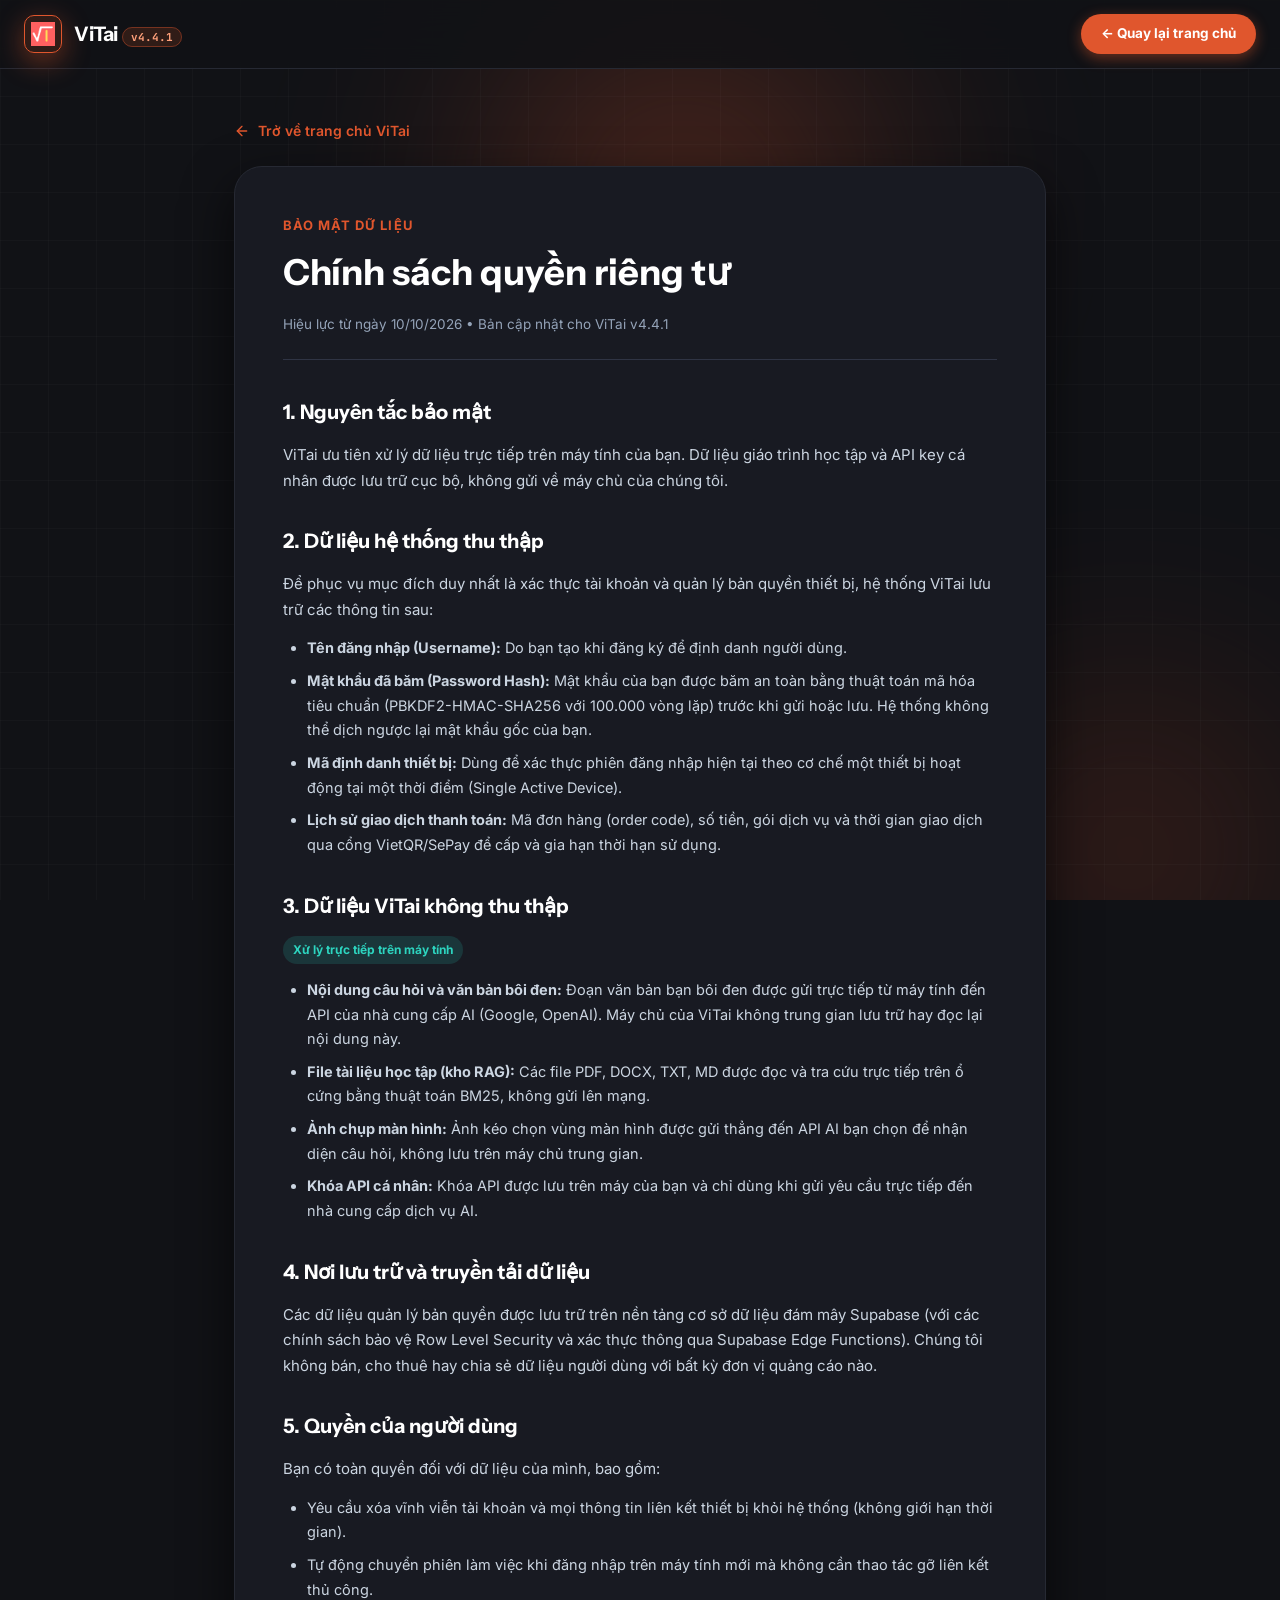
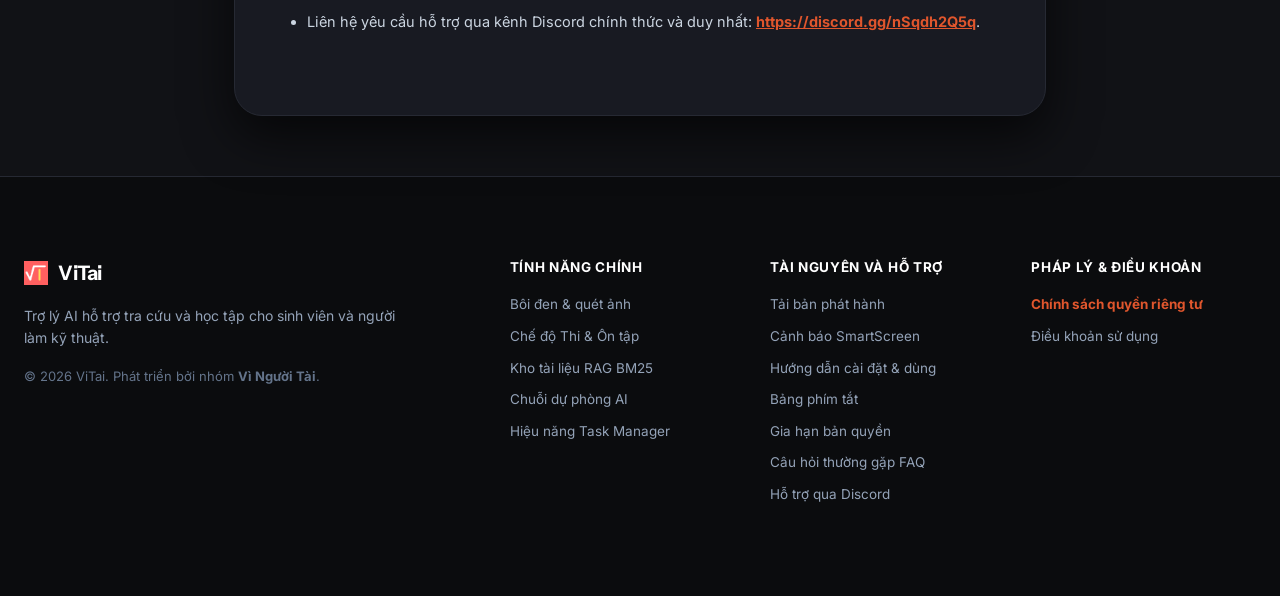
<file: privacy.html>
<!DOCTYPE html>
<html lang="vi" data-theme="dark">
<head>
  <meta charset="UTF-8">
  <meta name="viewport" content="width=device-width, initial-scale=1.0, maximum-scale=1.0">
  <title>Chính sách quyền riêng tư - ViTai</title>
  <meta name="description" content="Chính sách quyền riêng tư và cam kết bảo vệ dữ liệu người dùng của ViTai.">
  <link rel="icon" type="image/x-icon" href="assets/icon.ico">
  
  <!-- Fonts -->
  <link rel="preconnect" href="https://fonts.googleapis.com">
  <link rel="preconnect" href="https://fonts.gstatic.com" crossorigin>
  <link href="https://fonts.googleapis.com/css2?family=Instrument+Sans:wght@500;600;700;800&family=Inter:wght@400;500;600;700;800&family=JetBrains+Mono:wght@500;700&display=swap" rel="stylesheet">
  
  <link rel="stylesheet" href="styles.css?v=4.4.1">
  <style>
    .legal-page-wrapper {
      max-width: 860px;
      margin: 120px auto 60px auto;
      padding: 0 24px;
      position: relative;
      z-index: 10;
    }
    .legal-card {
      background: var(--bg-surface);
      border: 1px solid var(--bg-surface-border);
      border-radius: var(--radius-xl);
      padding: 48px;
      box-shadow: var(--shadow-lg);
    }
    .legal-header {
      margin-bottom: 36px;
      border-bottom: 1px solid var(--bg-card-border);
      padding-bottom: 24px;
    }
    .legal-kicker {
      font-size: 13px;
      font-weight: 700;
      color: var(--accent-primary);
      text-transform: uppercase;
      letter-spacing: 0.08em;
      margin-bottom: 8px;
      display: block;
    }
    .legal-title {
      font-family: var(--font-display);
      font-size: 36px;
      font-weight: 800;
      color: var(--text-white);
      margin-bottom: 12px;
    }
    .legal-meta {
      font-size: 13.5px;
      color: var(--text-muted);
    }
    .legal-section {
      margin-bottom: 32px;
    }
    .legal-section h2 {
      font-family: var(--font-display);
      font-size: 20px;
      font-weight: 700;
      color: var(--text-white);
      margin-bottom: 14px;
      display: flex;
      align-items: center;
      gap: 10px;
    }
    .legal-section p {
      font-size: 15px;
      color: var(--text-primary);
      line-height: 1.7;
      margin-bottom: 14px;
    }
    .legal-section ul {
      padding-left: 24px;
      margin-bottom: 14px;
    }
    .legal-section li {
      font-size: 14.5px;
      color: var(--text-primary);
      line-height: 1.7;
      margin-bottom: 8px;
    }
    .legal-badge-safe {
      display: inline-block;
      padding: 4px 10px;
      border-radius: var(--radius-pill);
      background: rgba(45, 212, 191, 0.15);
      color: #2DD4BF;
      font-weight: 700;
      font-size: 12px;
    }
    .legal-badge-warn {
      display: inline-block;
      padding: 4px 10px;
      border-radius: var(--radius-pill);
      background: var(--accent-soft);
      color: #FFA07A;
      font-weight: 700;
      font-size: 12px;
    }
    .back-nav-link {
      display: inline-flex;
      align-items: center;
      gap: 8px;
      color: var(--accent-primary);
      font-weight: 600;
      font-size: 14px;
      margin-bottom: 24px;
    }
    .back-nav-link:hover {
      color: var(--accent-hover);
      transform: translateX(-4px);
    }
  </style>
</head>
<body>

  <!-- Background Ambient Glow & Grid -->
  <div class="ambient-glow" aria-hidden="true">
    <div class="glow-orb orb-primary"></div>
    <div class="glow-orb orb-secondary"></div>
    <div class="grid-overlay"></div>
  </div>

  <!-- NAVIGATION BAR (Rút gọn) -->
  <header class="navbar" id="navbar">
    <div class="nav-container">
      <a href="index.html" class="nav-brand" aria-label="ViTai Trang chủ">
        <div class="brand-logo-container">
          <img src="assets/logo.png" alt="ViTai Logo" class="brand-logo-img" onerror="this.src='assets/icon.ico'">
        </div>
        <div class="brand-info">
          <span class="brand-name">ViTai</span>
          <span class="brand-version-pill" data-app-version-v>v4.4.1</span>
        </div>
      </a>
      <div class="nav-actions">
        <a href="index.html" class="btn-nav-primary">
          <span>← Quay lại trang chủ</span>
        </a>
      </div>
    </div>
  </header>

  <!-- LEGAL CONTENT CONTAINER -->
  <main class="legal-page-wrapper">
    <a href="index.html" class="back-nav-link">
      <svg width="16" height="16" viewBox="0 0 24 24" fill="none" stroke="currentColor" stroke-width="2" stroke-linecap="round" stroke-linejoin="round">
        <line x1="19" y1="12" x2="5" y2="12"></line>
        <polyline points="12 19 5 12 12 5"></polyline>
      </svg>
      Trở về trang chủ ViTai
    </a>

    <article class="legal-card">
      <header class="legal-header">
        <span class="legal-kicker">BẢO MẬT DỮ LIỆU</span>
        <h1 class="legal-title">Chính sách quyền riêng tư</h1>
        <p class="legal-meta">Hiệu lực từ ngày 10/10/2026 • Bản cập nhật cho ViTai v4.4.1</p>
      </header>

      <section class="legal-section">
        <h2>1. Nguyên tắc bảo mật</h2>
        <p>
          ViTai ưu tiên xử lý dữ liệu trực tiếp trên máy tính của bạn. Dữ liệu giáo trình học tập và API key cá nhân được lưu trữ cục bộ, không gửi về máy chủ của chúng tôi.
        </p>
      </section>

      <section class="legal-section">
        <h2>2. Dữ liệu hệ thống thu thập</h2>
        <p>Để phục vụ mục đích duy nhất là xác thực tài khoản và quản lý bản quyền thiết bị, hệ thống ViTai lưu trữ các thông tin sau:</p>
        <ul>
          <li><strong>Tên đăng nhập (Username):</strong> Do bạn tạo khi đăng ký để định danh người dùng.</li>
          <li><strong>Mật khẩu đã băm (Password Hash):</strong> Mật khẩu của bạn được băm an toàn bằng thuật toán mã hóa tiêu chuẩn (PBKDF2-HMAC-SHA256 với 100.000 vòng lặp) trước khi gửi hoặc lưu. Hệ thống không thể dịch ngược lại mật khẩu gốc của bạn.</li>
          <li><strong>Mã định danh thiết bị:</strong> Dùng để xác thực phiên đăng nhập hiện tại theo cơ chế một thiết bị hoạt động tại một thời điểm (Single Active Device).</li>
          <li><strong>Lịch sử giao dịch thanh toán:</strong> Mã đơn hàng (order code), số tiền, gói dịch vụ và thời gian giao dịch qua cổng VietQR/SePay để cấp và gia hạn thời hạn sử dụng.</li>
        </ul>
      </section>

      <section class="legal-section">
        <h2>3. Dữ liệu ViTai không thu thập</h2>
        <p><span class="legal-badge-safe">Xử lý trực tiếp trên máy tính</span></p>
        <ul>
          <li><strong>Nội dung câu hỏi và văn bản bôi đen:</strong> Đoạn văn bản bạn bôi đen được gửi trực tiếp từ máy tính đến API của nhà cung cấp AI (Google, OpenAI). Máy chủ của ViTai không trung gian lưu trữ hay đọc lại nội dung này.</li>
          <li><strong>File tài liệu học tập (kho RAG):</strong> Các file PDF, DOCX, TXT, MD được đọc và tra cứu trực tiếp trên ổ cứng bằng thuật toán BM25, không gửi lên mạng.</li>
          <li><strong>Ảnh chụp màn hình:</strong> Ảnh kéo chọn vùng màn hình được gửi thẳng đến API AI bạn chọn để nhận diện câu hỏi, không lưu trên máy chủ trung gian.</li>
          <li><strong>Khóa API cá nhân:</strong> Khóa API được lưu trên máy của bạn và chỉ dùng khi gửi yêu cầu trực tiếp đến nhà cung cấp dịch vụ AI.</li>
        </ul>
      </section>

      <section class="legal-section">
        <h2>4. Nơi lưu trữ và truyền tải dữ liệu</h2>
        <p>
          Các dữ liệu quản lý bản quyền được lưu trữ trên nền tảng cơ sở dữ liệu đám mây Supabase (với các chính sách bảo vệ Row Level Security và xác thực thông qua Supabase Edge Functions). Chúng tôi không bán, cho thuê hay chia sẻ dữ liệu người dùng với bất kỳ đơn vị quảng cáo nào.
        </p>
      </section>

      <section class="legal-section">
        <h2>5. Quyền của người dùng</h2>
        <p>Bạn có toàn quyền đối với dữ liệu của mình, bao gồm:</p>
        <ul>
          <li>Yêu cầu xóa vĩnh viễn tài khoản và mọi thông tin liên kết thiết bị khỏi hệ thống (không giới hạn thời gian).</li>
          <li>Tự động chuyển phiên làm việc khi đăng nhập trên máy tính mới mà không cần thao tác gỡ liên kết thủ công.</li>
          <li>Liên hệ yêu cầu hỗ trợ qua kênh Discord chính thức và duy nhất: <a href="https://discord.gg/nSqdh2Q5q" target="_blank" rel="noopener noreferrer" style="color: var(--accent-primary); font-weight: 700; text-decoration: underline;">https://discord.gg/nSqdh2Q5q</a>.</li>
        </ul>
      </section>
    </article>
  </main>

  <!-- FOOTER -->
  <footer class="footer">
    <div class="section-container footer-content">
      <div class="footer-brand-info">
        <div class="footer-brand-logo">
          <img src="assets/logo.png" alt="ViTai" class="brand-logo-img">
          <span class="brand-name">ViTai</span>
        </div>
        <p class="footer-tagline">
          Trợ lý AI hỗ trợ tra cứu và học tập cho sinh viên và người làm kỹ thuật.
        </p>
        <p class="footer-copyright">
          © 2026 ViTai. Phát triển bởi nhóm <strong>Vì Người Tài</strong>.
        </p>
      </div>

      <div class="footer-nav-col">
        <h4>Tính năng chính</h4>
        <a href="index.html#features">Bôi đen & quét ảnh</a>
        <a href="index.html#features">Chế độ Thi & Ôn tập</a>
        <a href="index.html#features">Kho tài liệu RAG BM25</a>
        <a href="index.html#features">Chuỗi dự phòng AI</a>
        <a href="index.html#performance">Hiệu năng Task Manager</a>
      </div>

      <div class="footer-nav-col">
        <h4>Tài nguyên và hỗ trợ</h4>
        <a href="index.html#download">Tải bản phát hành</a>
        <a href="index.html#trust">Cảnh báo SmartScreen</a>
        <a href="index.html#huong-dan">Hướng dẫn cài đặt & dùng</a>
        <a href="index.html#hotkeys">Bảng phím tắt</a>
        <a href="index.html#pricing">Gia hạn bản quyền</a>
        <a href="index.html#faq">Câu hỏi thường gặp FAQ</a>
        <a href="https://discord.gg/nSqdh2Q5q" target="_blank" rel="noopener noreferrer">Hỗ trợ qua Discord</a>
      </div>

      <div class="footer-nav-col">
        <h4>Pháp lý & Điều khoản</h4>
        <a href="privacy.html" style="color: var(--accent-primary); font-weight: 700;">Chính sách quyền riêng tư</a>
        <a href="terms.html">Điều khoản sử dụng</a>
      </div>
    </div>
  </footer>

  <script src="app.js?v=4.4.1"></script>
</body>
</html>
</file>
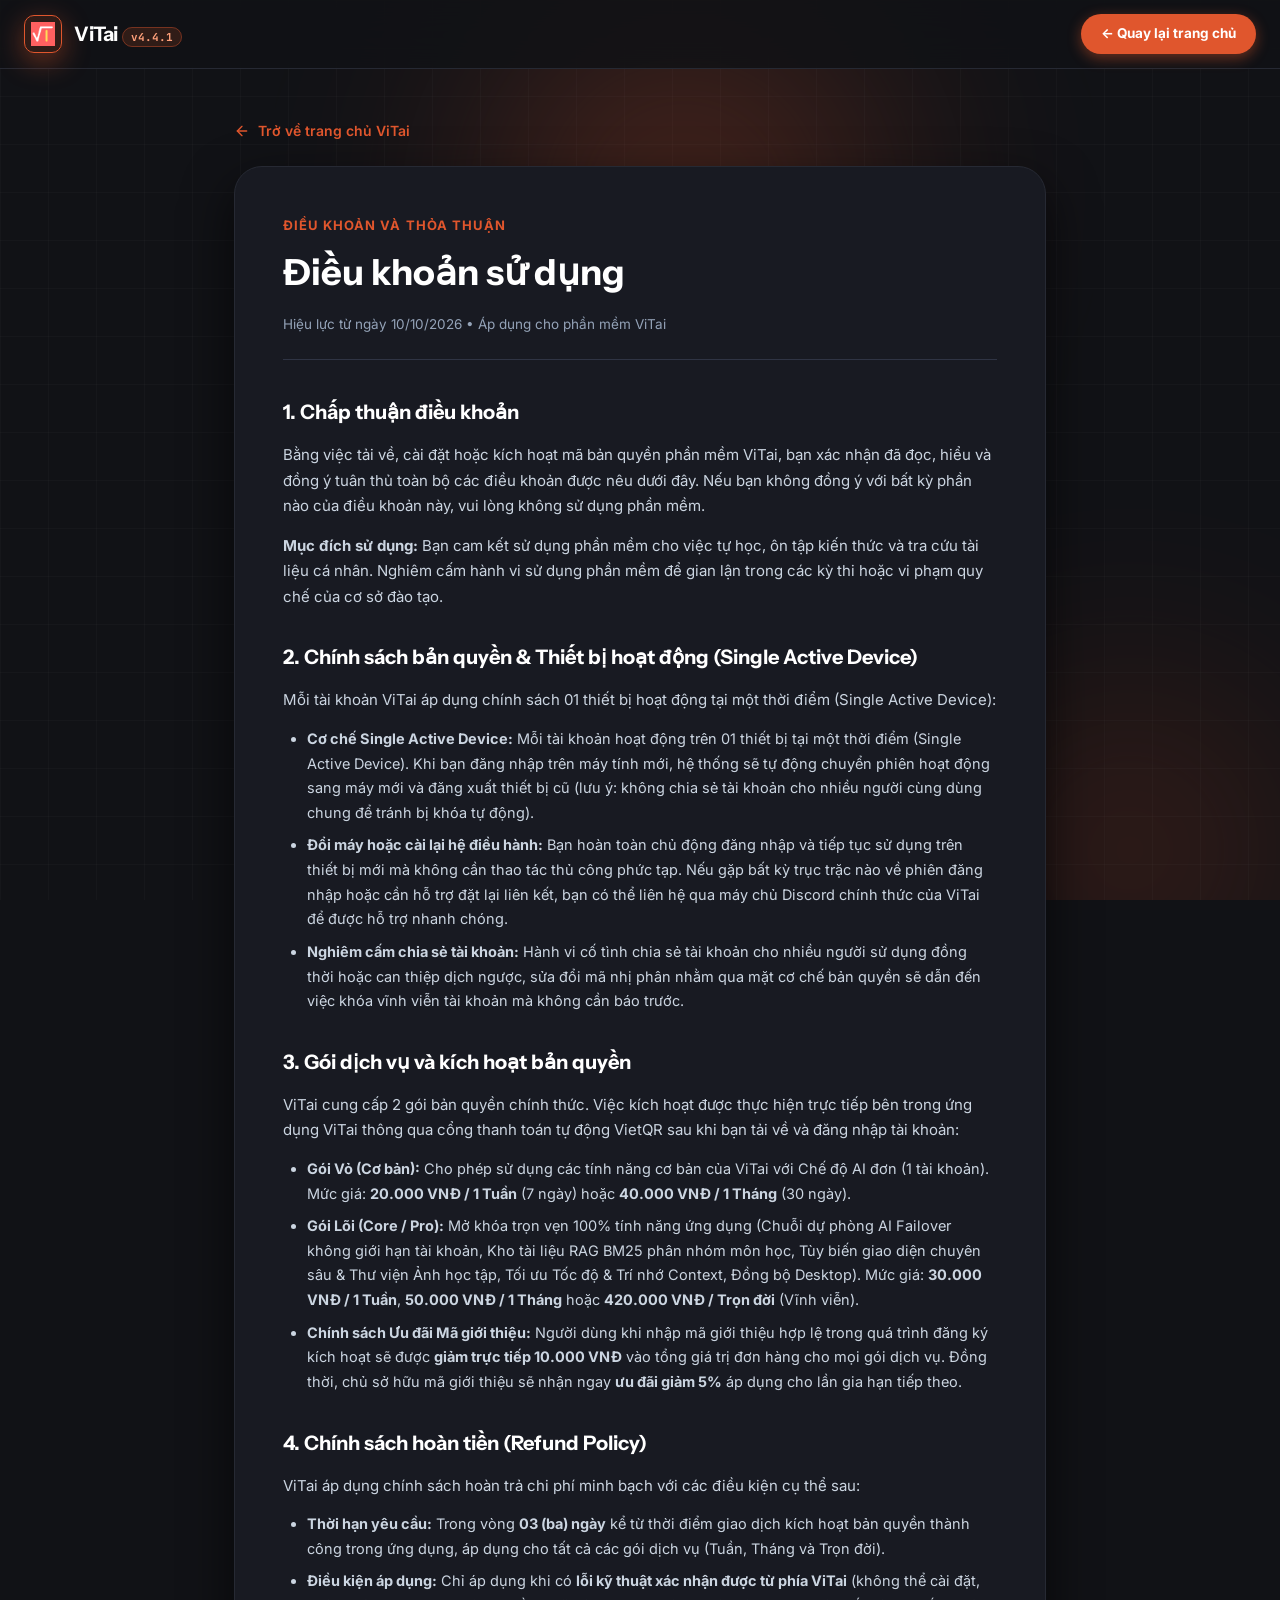
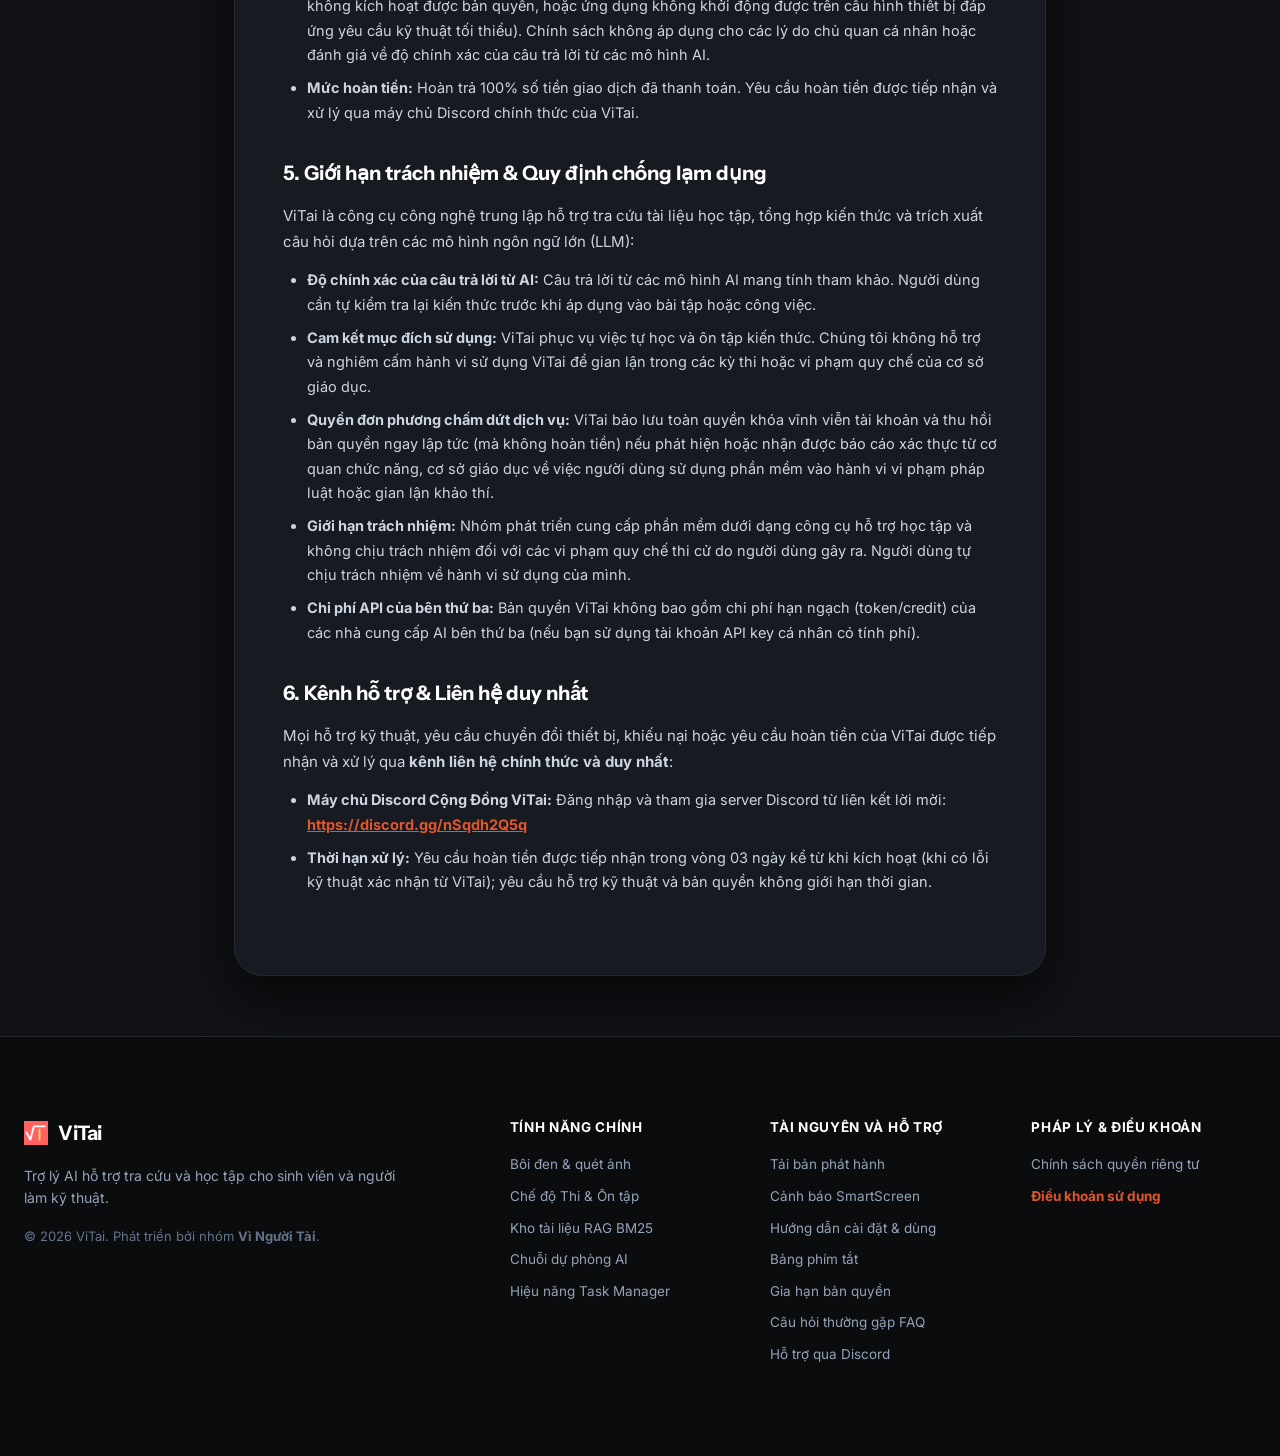
<file: terms.html>
<!DOCTYPE html>
<html lang="vi" data-theme="dark">
<head>
  <meta charset="UTF-8">
  <meta name="viewport" content="width=device-width, initial-scale=1.0, maximum-scale=1.0">
  <title>Điều khoản sử dụng - ViTai</title>
  <meta name="description" content="Điều khoản sử dụng dịch vụ và chính sách bản quyền phần mềm ViTai.">
  <link rel="icon" type="image/x-icon" href="assets/icon.ico">
  
  <!-- Fonts -->
  <link rel="preconnect" href="https://fonts.googleapis.com">
  <link rel="preconnect" href="https://fonts.gstatic.com" crossorigin>
  <link href="https://fonts.googleapis.com/css2?family=Instrument+Sans:wght@500;600;700;800&family=Inter:wght@400;500;600;700;800&family=JetBrains+Mono:wght@500;700&display=swap" rel="stylesheet">
  
  <link rel="stylesheet" href="styles.css?v=4.4.1">
  <style>
    .legal-page-wrapper {
      max-width: 860px;
      margin: 120px auto 60px auto;
      padding: 0 24px;
      position: relative;
      z-index: 10;
    }
    .legal-card {
      background: var(--bg-surface);
      border: 1px solid var(--bg-surface-border);
      border-radius: var(--radius-xl);
      padding: 48px;
      box-shadow: var(--shadow-lg);
    }
    .legal-header {
      margin-bottom: 36px;
      border-bottom: 1px solid var(--bg-card-border);
      padding-bottom: 24px;
    }
    .legal-kicker {
      font-size: 13px;
      font-weight: 700;
      color: var(--accent-primary);
      text-transform: uppercase;
      letter-spacing: 0.08em;
      margin-bottom: 8px;
      display: block;
    }
    .legal-title {
      font-family: var(--font-display);
      font-size: 36px;
      font-weight: 800;
      color: var(--text-white);
      margin-bottom: 12px;
    }
    .legal-meta {
      font-size: 13.5px;
      color: var(--text-muted);
    }
    .legal-section {
      margin-bottom: 32px;
    }
    .legal-section h2 {
      font-family: var(--font-display);
      font-size: 20px;
      font-weight: 700;
      color: var(--text-white);
      margin-bottom: 14px;
      display: flex;
      align-items: center;
      gap: 10px;
    }
    .legal-section p {
      font-size: 15px;
      color: var(--text-primary);
      line-height: 1.7;
      margin-bottom: 14px;
    }
    .legal-section ul {
      padding-left: 24px;
      margin-bottom: 14px;
    }
    .legal-section li {
      font-size: 14.5px;
      color: var(--text-primary);
      line-height: 1.7;
      margin-bottom: 8px;
    }
    .legal-placeholder-box {
      background: rgba(245, 158, 11, 0.12);
      border: 1px dashed #F59E0B;
      padding: 16px 20px;
      border-radius: var(--radius-md);
      margin: 14px 0;
      color: #FCD34D;
      font-size: 14px;
      line-height: 1.6;
    }
    .legal-placeholder-box strong {
      color: #F59E0B;
    }
    .back-nav-link {
      display: inline-flex;
      align-items: center;
      gap: 8px;
      color: var(--accent-primary);
      font-weight: 600;
      font-size: 14px;
      margin-bottom: 24px;
    }
    .back-nav-link:hover {
      color: var(--accent-hover);
      transform: translateX(-4px);
    }
  </style>
</head>
<body>

  <!-- Background Ambient Glow & Grid -->
  <div class="ambient-glow" aria-hidden="true">
    <div class="glow-orb orb-primary"></div>
    <div class="glow-orb orb-secondary"></div>
    <div class="grid-overlay"></div>
  </div>

  <!-- NAVIGATION BAR (Rút gọn) -->
  <header class="navbar" id="navbar">
    <div class="nav-container">
      <a href="index.html" class="nav-brand" aria-label="ViTai Trang chủ">
        <div class="brand-logo-container">
          <img src="assets/logo.png" alt="ViTai Logo" class="brand-logo-img" onerror="this.src='assets/icon.ico'">
        </div>
        <div class="brand-info">
          <span class="brand-name">ViTai</span>
          <span class="brand-version-pill" data-app-version-v>v4.4.1</span>
        </div>
      </a>
      <div class="nav-actions">
        <a href="index.html" class="btn-nav-primary">
          <span>← Quay lại trang chủ</span>
        </a>
      </div>
    </div>
  </header>

  <!-- LEGAL CONTENT CONTAINER -->
  <main class="legal-page-wrapper">
    <a href="index.html" class="back-nav-link">
      <svg width="16" height="16" viewBox="0 0 24 24" fill="none" stroke="currentColor" stroke-width="2" stroke-linecap="round" stroke-linejoin="round">
        <line x1="19" y1="12" x2="5" y2="12"></line>
        <polyline points="12 19 5 12 12 5"></polyline>
      </svg>
      Trở về trang chủ ViTai
    </a>

    <article class="legal-card">
      <header class="legal-header">
        <span class="legal-kicker">ĐIỀU KHOẢN VÀ THỎA THUẬN</span>
        <h1 class="legal-title">Điều khoản sử dụng</h1>
        <p class="legal-meta">Hiệu lực từ ngày 10/10/2026 • Áp dụng cho phần mềm ViTai</p>
      </header>

      <section class="legal-section">
        <h2>1. Chấp thuận điều khoản</h2>
        <p>
          Bằng việc tải về, cài đặt hoặc kích hoạt mã bản quyền phần mềm ViTai, bạn xác nhận đã đọc, hiểu và đồng ý tuân thủ toàn bộ các điều khoản được nêu dưới đây. Nếu bạn không đồng ý với bất kỳ phần nào của điều khoản này, vui lòng không sử dụng phần mềm.
        </p>
        <p>
          <strong>Mục đích sử dụng:</strong> Bạn cam kết sử dụng phần mềm cho việc tự học, ôn tập kiến thức và tra cứu tài liệu cá nhân. Nghiêm cấm hành vi sử dụng phần mềm để gian lận trong các kỳ thi hoặc vi phạm quy chế của cơ sở đào tạo.
        </p>
      </section>

      <section class="legal-section">
        <h2>2. Chính sách bản quyền & Thiết bị hoạt động (Single Active Device)</h2>
        <p>
          Mỗi tài khoản ViTai áp dụng chính sách 01 thiết bị hoạt động tại một thời điểm (Single Active Device):
        </p>
        <ul>
          <li><strong>Cơ chế Single Active Device:</strong> Mỗi tài khoản hoạt động trên 01 thiết bị tại một thời điểm (Single Active Device). Khi bạn đăng nhập trên máy tính mới, hệ thống sẽ tự động chuyển phiên hoạt động sang máy mới và đăng xuất thiết bị cũ (lưu ý: không chia sẻ tài khoản cho nhiều người cùng dùng chung để tránh bị khóa tự động).</li>
          <li><strong>Đổi máy hoặc cài lại hệ điều hành:</strong> Bạn hoàn toàn chủ động đăng nhập và tiếp tục sử dụng trên thiết bị mới mà không cần thao tác thủ công phức tạp. Nếu gặp bất kỳ trục trặc nào về phiên đăng nhập hoặc cần hỗ trợ đặt lại liên kết, bạn có thể liên hệ qua máy chủ Discord chính thức của ViTai để được hỗ trợ nhanh chóng.</li>
          <li><strong>Nghiêm cấm chia sẻ tài khoản:</strong> Hành vi cố tình chia sẻ tài khoản cho nhiều người sử dụng đồng thời hoặc can thiệp dịch ngược, sửa đổi mã nhị phân nhằm qua mặt cơ chế bản quyền sẽ dẫn đến việc khóa vĩnh viễn tài khoản mà không cần báo trước.</li>
        </ul>
      </section>

      <section class="legal-section">
        <h2>3. Gói dịch vụ và kích hoạt bản quyền</h2>
        <p>
          ViTai cung cấp 2 gói bản quyền chính thức. Việc kích hoạt được thực hiện trực tiếp bên trong ứng dụng ViTai thông qua cổng thanh toán tự động VietQR sau khi bạn tải về và đăng nhập tài khoản:
        </p>
        <ul>
          <li><strong>Gói Vỏ (Cơ bản):</strong> Cho phép sử dụng các tính năng cơ bản của ViTai với Chế độ AI đơn (1 tài khoản). Mức giá: <strong>20.000 VNĐ / 1 Tuần</strong> (7 ngày) hoặc <strong>40.000 VNĐ / 1 Tháng</strong> (30 ngày).</li>
          <li><strong>Gói Lõi (Core / Pro):</strong> Mở khóa trọn vẹn 100% tính năng ứng dụng (Chuỗi dự phòng AI Failover không giới hạn tài khoản, Kho tài liệu RAG BM25 phân nhóm môn học, Tùy biến giao diện chuyên sâu & Thư viện Ảnh học tập, Tối ưu Tốc độ & Trí nhớ Context, Đồng bộ Desktop). Mức giá: <strong>30.000 VNĐ / 1 Tuần</strong>, <strong>50.000 VNĐ / 1 Tháng</strong> hoặc <strong>420.000 VNĐ / Trọn đời</strong> (Vĩnh viễn).</li>
          <li><strong>Chính sách Ưu đãi Mã giới thiệu:</strong> Người dùng khi nhập mã giới thiệu hợp lệ trong quá trình đăng ký kích hoạt sẽ được <strong>giảm trực tiếp 10.000 VNĐ</strong> vào tổng giá trị đơn hàng cho mọi gói dịch vụ. Đồng thời, chủ sở hữu mã giới thiệu sẽ nhận ngay <strong>ưu đãi giảm 5%</strong> áp dụng cho lần gia hạn tiếp theo.</li>
        </ul>
      </section>

      <section class="legal-section">
        <h2>4. Chính sách hoàn tiền (Refund Policy)</h2>
        <p>
          ViTai áp dụng chính sách hoàn trả chi phí minh bạch với các điều kiện cụ thể sau:
        </p>
        <ul>
          <li><strong>Thời hạn yêu cầu:</strong> Trong vòng <strong>03 (ba) ngày</strong> kể từ thời điểm giao dịch kích hoạt bản quyền thành công trong ứng dụng, áp dụng cho tất cả các gói dịch vụ (Tuần, Tháng và Trọn đời).</li>
          <li><strong>Điều kiện áp dụng:</strong> Chỉ áp dụng khi có <strong>lỗi kỹ thuật xác nhận được từ phía ViTai</strong> (không thể cài đặt, không kích hoạt được bản quyền, hoặc ứng dụng không khởi động được trên cấu hình thiết bị đáp ứng yêu cầu kỹ thuật tối thiểu). Chính sách không áp dụng cho các lý do chủ quan cá nhân hoặc đánh giá về độ chính xác của câu trả lời từ các mô hình AI.</li>
          <li><strong>Mức hoàn tiền:</strong> Hoàn trả 100% số tiền giao dịch đã thanh toán. Yêu cầu hoàn tiền được tiếp nhận và xử lý qua máy chủ Discord chính thức của ViTai.</li>
        </ul>
      </section>

      <section class="legal-section">
        <h2>5. Giới hạn trách nhiệm & Quy định chống lạm dụng</h2>
        <p>
          ViTai là công cụ công nghệ trung lập hỗ trợ tra cứu tài liệu học tập, tổng hợp kiến thức và trích xuất câu hỏi dựa trên các mô hình ngôn ngữ lớn (LLM):
        </p>
        <ul>
          <li><strong>Độ chính xác của câu trả lời từ AI:</strong> Câu trả lời từ các mô hình AI mang tính tham khảo. Người dùng cần tự kiểm tra lại kiến thức trước khi áp dụng vào bài tập hoặc công việc.</li>
          <li><strong>Cam kết mục đích sử dụng:</strong> ViTai phục vụ việc tự học và ôn tập kiến thức. Chúng tôi không hỗ trợ và nghiêm cấm hành vi sử dụng ViTai để gian lận trong các kỳ thi hoặc vi phạm quy chế của cơ sở giáo dục.</li>
          <li><strong>Quyền đơn phương chấm dứt dịch vụ:</strong> ViTai bảo lưu toàn quyền khóa vĩnh viễn tài khoản và thu hồi bản quyền ngay lập tức (mà không hoàn tiền) nếu phát hiện hoặc nhận được báo cáo xác thực từ cơ quan chức năng, cơ sở giáo dục về việc người dùng sử dụng phần mềm vào hành vi vi phạm pháp luật hoặc gian lận khảo thí.</li>
          <li><strong>Giới hạn trách nhiệm:</strong> Nhóm phát triển cung cấp phần mềm dưới dạng công cụ hỗ trợ học tập và không chịu trách nhiệm đối với các vi phạm quy chế thi cử do người dùng gây ra. Người dùng tự chịu trách nhiệm về hành vi sử dụng của mình.</li>
          <li><strong>Chi phí API của bên thứ ba:</strong> Bản quyền ViTai không bao gồm chi phí hạn ngạch (token/credit) của các nhà cung cấp AI bên thứ ba (nếu bạn sử dụng tài khoản API key cá nhân có tính phí).</li>
        </ul>
      </section>

      <section class="legal-section">
        <h2>6. Kênh hỗ trợ & Liên hệ duy nhất</h2>
        <p>
          Mọi hỗ trợ kỹ thuật, yêu cầu chuyển đổi thiết bị, khiếu nại hoặc yêu cầu hoàn tiền của ViTai được tiếp nhận và xử lý qua <strong>kênh liên hệ chính thức và duy nhất</strong>:
        </p>
        <ul>
          <li><strong>Máy chủ Discord Cộng Đồng ViTai:</strong> Đăng nhập và tham gia server Discord từ liên kết lời mời: <a href="https://discord.gg/nSqdh2Q5q" target="_blank" rel="noopener noreferrer" style="color: var(--accent-primary); font-weight: 700; text-decoration: underline;">https://discord.gg/nSqdh2Q5q</a></li>
          <li><strong>Thời hạn xử lý:</strong> Yêu cầu hoàn tiền được tiếp nhận trong vòng 03 ngày kể từ khi kích hoạt (khi có lỗi kỹ thuật xác nhận từ ViTai); yêu cầu hỗ trợ kỹ thuật và bản quyền không giới hạn thời gian.</li>
        </ul>
      </section>
    </article>
  </main>

  <!-- FOOTER -->
  <footer class="footer">
    <div class="section-container footer-content">
      <div class="footer-brand-info">
        <div class="footer-brand-logo">
          <img src="assets/logo.png" alt="ViTai" class="brand-logo-img">
          <span class="brand-name">ViTai</span>
        </div>
        <p class="footer-tagline">
          Trợ lý AI hỗ trợ tra cứu và học tập cho sinh viên và người làm kỹ thuật.
        </p>
        <p class="footer-copyright">
          © 2026 ViTai. Phát triển bởi nhóm <strong>Vì Người Tài</strong>.
        </p>
      </div>

      <div class="footer-nav-col">
        <h4>Tính năng chính</h4>
        <a href="index.html#features">Bôi đen & quét ảnh</a>
        <a href="index.html#features">Chế độ Thi & Ôn tập</a>
        <a href="index.html#features">Kho tài liệu RAG BM25</a>
        <a href="index.html#features">Chuỗi dự phòng AI</a>
        <a href="index.html#performance">Hiệu năng Task Manager</a>
      </div>

      <div class="footer-nav-col">
        <h4>Tài nguyên và hỗ trợ</h4>
        <a href="index.html#download">Tải bản phát hành</a>
        <a href="index.html#trust">Cảnh báo SmartScreen</a>
        <a href="index.html#huong-dan">Hướng dẫn cài đặt & dùng</a>
        <a href="index.html#hotkeys">Bảng phím tắt</a>
        <a href="index.html#pricing">Gia hạn bản quyền</a>
        <a href="index.html#faq">Câu hỏi thường gặp FAQ</a>
        <a href="https://discord.gg/nSqdh2Q5q" target="_blank" rel="noopener noreferrer">Hỗ trợ qua Discord</a>
      </div>

      <div class="footer-nav-col">
        <h4>Pháp lý & Điều khoản</h4>
        <a href="privacy.html">Chính sách quyền riêng tư</a>
        <a href="terms.html" style="color: var(--accent-primary); font-weight: 700;">Điều khoản sử dụng</a>
      </div>
    </div>
  </footer>

  <script src="app.js?v=4.4.1"></script>
</body>
</html>
</file>
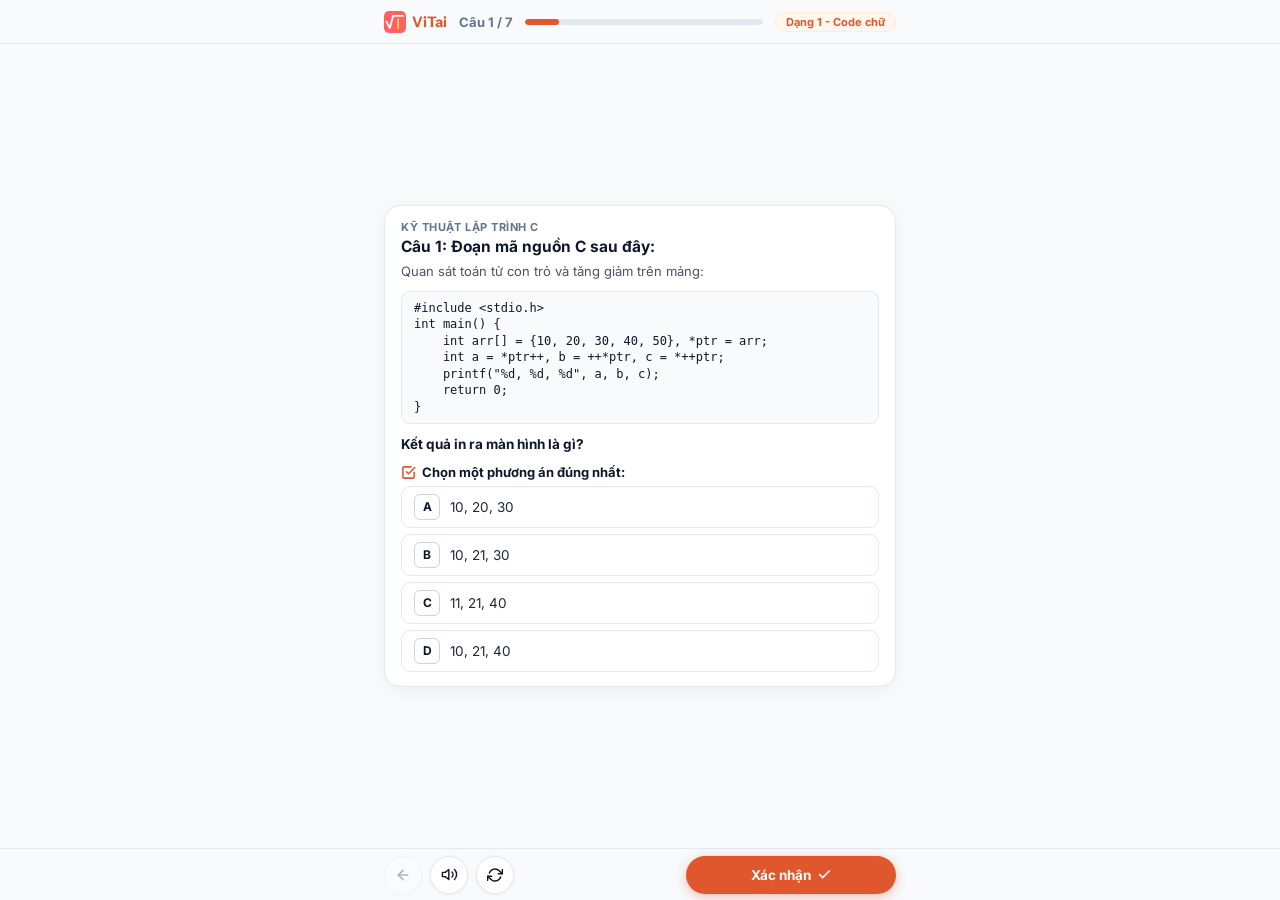
<file: test.html>
<!DOCTYPE html>
<html lang="vi">
<head>
  <meta charset="UTF-8">
  <meta name="viewport" content="width=device-width, initial-scale=1.0, maximum-scale=1.0, user-scalable=no, viewport-fit=cover">
  <title>ViTai Benchmark - Kiểm thử độ chính xác AI</title>
  <link rel="icon" type="image/x-icon" href="assets/icon.ico">
  
  <!-- Typography matching ViTai & Java baseline -->
  <link rel="preconnect" href="https://fonts.googleapis.com">
  <link rel="preconnect" href="https://fonts.gstatic.com" crossorigin>
  <link href="https://fonts.googleapis.com/css2?family=Instrument+Sans:wght@600;700;800&family=Inter:wght@400;500;600;700;800&family=JetBrains+Mono:wght@400;500;600&display=swap" rel="stylesheet">

  <style>
    /* ==========================================================================
       ViTai Interactive Benchmark Suite - 100vh No-Scroll Vertical Layout
       Tối ưu hoàn hảo cho quay TikTok (9:16 Portrait / Không cần cuộn chuột)
       Mọi nội dung (Đề bài, Code/Canvas, 4 đáp án A-B-C-D, Nút điều hướng)
       nằm trọn 100% trong màn hình!
       ========================================================================== */
    *, *::before, *::after {
      box-sizing: border-box;
      margin: 0;
      padding: 0;
      -webkit-tap-highlight-color: transparent;
    }

    html, body {
      height: 100%;
      height: 100dvh;
      overflow: hidden; /* Cố định 1 màn hình, triệt tiêu thanh cuộn */
    }

    body {
      font-family: 'Inter', -apple-system, BlinkMacSystemFont, "Segoe UI", Roboto, sans-serif;
      background-color: #F8FAFC;
      color: #0F172A;
      display: flex;
      flex-direction: column;
      justify-content: space-between;
      -webkit-font-smoothing: antialiased;
      -moz-osx-font-smoothing: grayscale;
    }

    /* Top Bar Tinh Gọn (Brand + Progress Bar trong 1 hàng duy nhất) */
    .top-header-bar {
      flex-shrink: 0;
      height: 44px;
      background: rgba(248, 250, 252, 0.98);
      border-bottom: 1px solid #E2E8F0;
      z-index: 50;
    }

    .top-header-inner {
      max-width: 540px;
      height: 100%;
      margin: 0 auto;
      padding: 0 14px;
      display: flex;
      align-items: center;
      gap: 12px;
    }

    .brand-tag {
      font-family: 'Instrument Sans', sans-serif;
      font-weight: 800;
      font-size: 14.5px;
      color: #E0562D;
      display: flex;
      align-items: center;
      gap: 6px;
      text-decoration: none;
      white-space: nowrap;
      flex-shrink: 0;
    }

    .brand-logo-img {
      width: 22px;
      height: 22px;
      border-radius: 5px;
      object-fit: cover;
    }

    .progress-label {
      font-size: 13px;
      font-weight: 700;
      color: #64748B;
      white-space: nowrap;
      flex-shrink: 0;
    }

    .progress-bar-bg {
      flex: 1;
      height: 6px;
      background: #E2E8F0;
      border-radius: 9999px;
      overflow: hidden;
      min-width: 50px;
    }

    .progress-bar-fill {
      height: 100%;
      background: #E0562D;
      width: 14.3%;
      border-radius: 9999px;
      transition: width 0.3s cubic-bezier(0.4, 0, 0.2, 1);
    }

    .progress-type-tag {
      font-size: 11px;
      font-weight: 700;
      background: #FFF7ED;
      color: #E0562D;
      border: 1px solid #FFEDD5;
      padding: 2px 10px;
      border-radius: 9999px;
      white-space: nowrap;
      flex-shrink: 0;
    }

    /* Main Container: Chiếm toàn bộ khoảng trống còn lại giữa Top & Bottom */
    .test-main-container {
      flex: 1;
      min-height: 0; /* Quan trọng để flex child không tràn chiều cao */
      display: flex;
      align-items: center;
      justify-content: center;
      padding: 6px 14px;
      max-width: 540px;
      width: 100%;
      margin: 0 auto;
    }

    @keyframes cardFadeIn {
      0% {
        opacity: 0;
        transform: translateY(8px) scale(0.99);
      }
      100% {
        opacity: 1;
        transform: translateY(0) scale(1);
      }
    }

    /* Card Câu Hỏi Bo Tròn Gọn Gàng */
    .question-card {
      width: 100%;
      background: #FFFFFF;
      border: 1px solid #E2E8F0;
      border-radius: 16px;
      padding: 14px 16px;
      box-shadow: 0 4px 20px -2px rgba(15, 23, 42, 0.06);
      display: flex;
      flex-direction: column;
      box-sizing: border-box;
    }

    .question-card.animating-in {
      animation: cardFadeIn 0.22s cubic-bezier(0.22, 1, 0.36, 1) forwards;
    }

    .question-subject-badge {
      font-size: 11px;
      font-weight: 700;
      text-transform: uppercase;
      letter-spacing: 0.05em;
      color: #64748B;
      margin-bottom: 3px;
    }

    .question-title {
      font-size: 15.5px;
      font-weight: 700;
      color: #0F172A;
      line-height: 1.35;
      margin-bottom: 5px;
    }

    .question-prompt {
      font-size: 13px;
      color: #475569;
      line-height: 1.4;
      margin-bottom: 6px;
    }

    .question-subtext {
      font-size: 13.5px;
      font-weight: 700;
      color: #0F172A;
      margin: 6px 0 6px;
    }

    /* Code Box Tinh Gọn */
    .code-box {
      background: #F8FAFC;
      border: 1px solid #E2E8F0;
      border-radius: 9px;
      padding: 8px 12px;
      margin: 4px 0 6px;
      overflow-x: auto;
    }

    .code-box pre {
      margin: 0;
      font-family: 'JetBrains Mono', Consolas, Monaco, monospace;
      font-size: 12px;
      line-height: 1.38;
      color: #0F172A;
      white-space: pre;
    }

    /* Canvas Code Image (Q2 & Q5) */
    .canvas-wrapper {
      margin: 4px 0 6px;
      border: 1px solid #E2E8F0;
      border-radius: 9px;
      overflow: hidden;
      background: #F8FAFC;
      display: flex;
      flex-direction: column;
      align-items: center;
      padding: 6px;
    }

    .canvas-notice {
      display: flex;
      align-items: center;
      gap: 5px;
      font-size: 11px;
      font-weight: 600;
      color: #E0562D;
      margin-bottom: 5px;
    }

    .benchmark-canvas {
      max-width: 100%;
      height: auto;
      border-radius: 6px;
      box-shadow: 0 2px 8px rgba(0, 0, 0, 0.05);
    }

    /* Options Prompt Header */
    .options-header-prompt {
      font-size: 13px;
      font-weight: 700;
      color: #0F172A;
      margin-top: 6px;
      margin-bottom: 6px;
      display: flex;
      align-items: center;
      gap: 6px;
    }

    .options-header-prompt svg {
      color: #E0562D;
      flex-shrink: 0;
    }

    /* Danh sách 4 Đáp án A - B - C - D */
    .options-list {
      display: flex;
      flex-direction: column;
      gap: 6px;
    }

    .option-row {
      position: relative;
      display: flex;
      align-items: center;
      gap: 10px;
      padding: 7px 12px;
      min-height: 38px;
      background: #FFFFFF;
      border: 1.5px solid #E2E8F0;
      border-radius: 10px;
      cursor: pointer;
      user-select: none;
      transition: all 0.15s ease;
      font-size: 13.5px;
      color: #1E293B;
      line-height: 1.35;
    }

    .option-row:not(.verified-correct):not(.verified-wrong):not(.verified-neutral-wrong):hover {
      border-color: #CBD5E1;
      background: #F8FAFC;
      transform: translateX(3px);
    }

    /* Selected State */
    .option-row.is-selected {
      background: #FFF7ED;
      border-color: #E0562D;
    }

    .option-badge {
      width: 26px;
      height: 26px;
      border-radius: 6px;
      background: #FFFFFF;
      border: 1.5px solid #CBD5E1;
      color: #0F172A;
      font-weight: 700;
      font-size: 12px;
      display: flex;
      align-items: center;
      justify-content: center;
      flex-shrink: 0;
      transition: all 0.12s ease;
      font-family: 'Inter', sans-serif;
    }

    .option-row.is-selected .option-badge {
      background: #E0562D;
      border-color: #E0562D;
      color: #FFFFFF;
      font-weight: 800;
    }

    .option-text {
      flex: 1;
      user-select: text;
      -webkit-user-select: text;
      padding-right: 6px;
      word-break: break-word;
    }

    @keyframes verdictPopIn {
      0% { opacity: 0; transform: scale(0.6); }
      100% { opacity: 1; transform: scale(1); }
    }

    .verdict-tag {
      font-size: 11px;
      font-weight: 700;
      padding: 2px 8px;
      border-radius: 9999px;
      text-transform: uppercase;
      display: none;
      flex-shrink: 0;
      margin-left: auto;
    }

    /* Trạng thái xác nhận ĐÚNG / SAI */
    .option-row.verified-correct {
      border: 2px solid #10B981 !important;
      background: #ECFDF5 !important;
    }

    .option-row.verified-correct .verdict-tag {
      display: inline-block;
      background: #10B981;
      color: #FFFFFF;
      animation: verdictPopIn 0.2s ease-out;
    }

    .option-row.verified-correct .option-badge {
      border-color: #10B981 !important;
      background: #10B981 !important;
      color: #FFFFFF !important;
    }

    .option-row.verified-wrong {
      border: 2px solid #EF4444 !important;
      background: #FEF2F2 !important;
    }

    .option-row.verified-wrong .verdict-tag {
      display: inline-block;
      background: #EF4444;
      color: #FFFFFF;
      animation: verdictPopIn 0.2s ease-out;
    }

    .option-row.verified-wrong .option-badge {
      border-color: #EF4444 !important;
      background: #EF4444 !important;
      color: #FFFFFF !important;
    }

    .option-row.verified-correct,
    .option-row.verified-wrong,
    .option-row.verified-neutral-wrong {
      cursor: default;
    }

    .option-row.verified-neutral-wrong {
      border-color: #E2E8F0;
      opacity: 0.5;
    }

    .option-row.verified-neutral-wrong .verdict-tag {
      display: none;
    }

    .option-row.verified-neutral-wrong .option-badge {
      background: #F1F5F9;
      border-color: #CBD5E1;
      color: #94A3B8;
    }

    /* Fixed Bottom Action Bar Gọn Nhẹ */
    .bottom-actions-bar {
      flex-shrink: 0;
      height: 52px;
      background: rgba(248, 250, 252, 0.98);
      border-top: 1px solid #E2E8F0;
      z-index: 50;
      display: flex;
      align-items: center;
    }

    .bottom-actions-inner {
      max-width: 540px;
      width: 100%;
      margin: 0 auto;
      padding: 0 14px;
      display: flex;
      align-items: center;
      justify-content: space-between;
      gap: 10px;
    }

    .secondary-controls {
      display: flex;
      align-items: center;
      gap: 8px;
    }

    .btn-circle-action {
      width: 38px;
      height: 38px;
      border-radius: 50%;
      background: #FFFFFF;
      border: 1.5px solid #E2E8F0;
      color: #0F172A;
      cursor: pointer;
      display: inline-flex;
      align-items: center;
      justify-content: center;
      box-shadow: 0 1px 4px rgba(15, 23, 42, 0.05);
      transition: all 0.15s ease;
      flex-shrink: 0;
    }

    .btn-circle-action:hover:not(:disabled) {
      background: #F1F5F9;
      transform: translateY(-1px);
    }

    .btn-circle-action:disabled {
      opacity: 0.3;
      cursor: not-allowed;
      pointer-events: none;
    }

    .btn-circle-action.is-muted {
      color: #94A3B8;
      background: #F8FAFC;
    }

    /* Nút Chính Cam "Xác nhận" / "Tiếp theo" */
    .btn-next-question {
      background: #E0562D;
      color: #FFFFFF;
      font-family: 'Inter', sans-serif;
      font-size: 13.5px;
      font-weight: 700;
      height: 38px;
      padding: 0 20px;
      border-radius: 9999px;
      border: none;
      cursor: pointer;
      display: inline-flex;
      align-items: center;
      justify-content: center;
      gap: 6px;
      box-shadow: 0 3px 12px rgba(224, 86, 45, 0.35);
      transition: all 0.15s ease;
      flex: 1;
      max-width: 210px;
    }

    .btn-next-question:hover:not(:disabled) {
      background: #FF5722;
      transform: translateY(-1px);
      box-shadow: 0 4px 16px rgba(224, 86, 45, 0.45);
    }

    .btn-next-question:disabled {
      opacity: 0.45;
      cursor: not-allowed;
      pointer-events: none;
    }
  </style>
</head>
<body>

  <!-- TOP BAR (TÍCH HỢP BRAND + TIẾN TRÌNH TRÊN 1 DÒNG) -->
  <header class="top-header-bar">
    <div class="top-header-inner">
      <a href="index.html" class="brand-tag" title="Về trang chủ ViTai">
        <img src="assets/logo.png" alt="ViTai Logo" class="brand-logo-img" onerror="this.src='assets/icon.ico'">
        <span>ViTai</span>
      </a>

      <span class="progress-label" id="progress-text">Câu 1 / 7</span>

      <div class="progress-bar-bg">
        <div class="progress-bar-fill" id="progress-fill"></div>
      </div>

      <div class="progress-type-tag" id="progress-tag">Dạng 1 - Code chữ</div>
    </div>
  </header>

  <!-- MAIN VIEWPORT CONTAINER (CỐ ĐỊNH TRONG 1 MÀN HÌNH) -->
  <main class="test-main-container">
    <div class="question-card" id="question-card">
      <!-- Injected by JS -->
    </div>
  </main>

  <!-- BOTTOM BAR (ĐIỀU HƯỚNG GỌN NHẸ) -->
  <footer class="bottom-actions-bar">
    <div class="bottom-actions-inner">
      <div class="secondary-controls">
        <!-- Previous Question -->
        <button type="button" class="btn-circle-action" id="btn-prev-question" title="Câu trước" aria-label="Câu trước">
          <svg width="16" height="16" viewBox="0 0 24 24" fill="none" stroke="currentColor" stroke-width="2.5" stroke-linecap="round" stroke-linejoin="round">
            <line x1="19" y1="12" x2="5" y2="12"></line>
            <polyline points="12 19 5 12 12 5"></polyline>
          </svg>
        </button>

        <!-- Sound Toggle -->
        <button type="button" class="btn-circle-action" id="btn-sound-toggle" title="Bật/Tắt âm thanh" aria-label="Bật/Tắt âm thanh">
          <svg width="17" height="17" viewBox="0 0 24 24" fill="none" stroke="currentColor" stroke-width="2" stroke-linecap="round" stroke-linejoin="round" id="sound-toggle-icon">
            <polygon points="11 5 6 9 2 9 2 15 6 15 11 19 11 5"></polygon>
            <path d="M19.07 4.93a10 10 0 0 1 0 14.14M15.54 8.46a5 5 0 0 1 0 7.07"></path>
          </svg>
        </button>

        <!-- Reset Exam -->
        <button type="button" class="btn-circle-action" id="btn-reset-exam" title="Làm lại từ đầu" aria-label="Làm lại từ đầu">
          <svg width="16" height="16" viewBox="0 0 24 24" fill="none" stroke="currentColor" stroke-width="2.2" stroke-linecap="round" stroke-linejoin="round">
            <polyline points="23 4 23 10 17 10"></polyline>
            <polyline points="1 20 1 14 7 14"></polyline>
            <path d="M3.51 9a9 9 0 0 1 14.85-3.36L23 10M1 14l4.64 4.36A9 9 0 0 0 20.49 15"></path>
          </svg>
        </button>
      </div>

      <!-- Primary Action: Xác nhận / Tiếp theo -->
      <button type="button" class="btn-next-question" id="btn-main-action">
        <span id="btn-action-text">Xác nhận</span>
        <svg width="15" height="15" viewBox="0 0 24 24" fill="none" stroke="currentColor" stroke-width="2.5" stroke-linecap="round" stroke-linejoin="round" id="btn-action-icon">
          <polyline points="20 6 9 17 4 12"></polyline>
        </svg>
      </button>
    </div>
  </footer>

  <script>
    /* ==========================================================================
       SoundFX Web Audio API Synthesizer (Không tải tệp âm thanh ngoài)
       ========================================================================== */
    const SoundFX = (() => {
      let ctx = null;
      let masterGain = null;
      let isMuted = false;

      function getAudioContext() {
        if (!ctx) {
          const AudioCtx = window.AudioContext || window.webkitAudioContext;
          if (AudioCtx) {
            ctx = new AudioCtx();
            masterGain = ctx.createGain();
            masterGain.gain.setValueAtTime(0.85, ctx.currentTime);
            masterGain.connect(ctx.destination);
          }
        }
        if (ctx && ctx.state === 'suspended') {
          ctx.resume().catch(() => {});
        }
        return ctx;
      }

      function playTone(opts) {
        if (isMuted) return;
        const ac = getAudioContext();
        if (!ac || !masterGain) return;

        try {
          const osc = ac.createOscillator();
          const gain = ac.createGain();
          osc.type = opts.type || 'sine';
          const now = ac.currentTime;

          if (opts.freqRamp) {
            osc.frequency.setValueAtTime(opts.freqRamp.start, now);
            osc.frequency.exponentialRampToValueAtTime(
              Math.max(1, opts.freqRamp.end),
              now + opts.freqRamp.duration
            );
          } else if (opts.frequency) {
            osc.frequency.setValueAtTime(opts.frequency, now);
          }

          const vol = opts.volume !== undefined ? opts.volume : 0.75;
          gain.gain.setValueAtTime(vol, now);
          const decay = opts.decay || 0.1;
          gain.gain.exponentialRampToValueAtTime(0.0001, now + decay);

          osc.connect(gain);
          gain.connect(masterGain);

          osc.start(now);
          osc.stop(now + decay + 0.05);
        } catch (err) {}
      }

      return {
        get isMuted() { return isMuted; },
        toggleMute() {
          isMuted = !isMuted;
          const btn = document.getElementById('btn-sound-toggle');
          const icon = document.getElementById('sound-toggle-icon');
          if (btn && icon) {
            if (isMuted) {
              btn.classList.add('is-muted');
              icon.innerHTML = `<line x1="1" y1="1" x2="23" y2="23"></line><polygon points="11 5 6 9 2 9 2 15 6 15 11 19 11 5"></polygon>`;
            } else {
              btn.classList.remove('is-muted');
              icon.innerHTML = `<polygon points="11 5 6 9 2 9 2 15 6 15 11 19 11 5"></polygon><path d="M19.07 4.93a10 10 0 0 1 0 14.14M15.54 8.46a5 5 0 0 1 0 7.07"></path>`;
              this.boop();
            }
          }
          return isMuted;
        },
        boop() {
          if (isMuted) return;
          playTone({
            type: 'sine',
            freqRamp: { start: 360, end: 540, duration: 0.075 },
            decay: 0.075,
            volume: 0.75
          });
        },
        click() {
          if (isMuted) return;
          playTone({
            type: 'triangle',
            freqRamp: { start: 650, end: 220, duration: 0.035 },
            decay: 0.038,
            volume: 0.80
          });
        },
        correct() {
          if (isMuted) return;
          const ac = getAudioContext();
          if (!ac || !masterGain) return;
          try {
            const now = ac.currentTime;
            const osc1 = ac.createOscillator();
            const gain1 = ac.createGain();
            osc1.type = 'sine';
            osc1.frequency.setValueAtTime(659.25, now);
            gain1.gain.setValueAtTime(0.8, now);
            gain1.gain.exponentialRampToValueAtTime(0.0001, now + 0.28);
            osc1.connect(gain1);
            gain1.connect(masterGain);
            osc1.start(now);
            osc1.stop(now + 0.3);

            const t2 = now + 0.11;
            const osc2 = ac.createOscillator();
            const gain2 = ac.createGain();
            osc2.type = 'triangle';
            osc2.frequency.setValueAtTime(987.77, t2);
            gain2.gain.setValueAtTime(0.85, t2);
            gain2.gain.exponentialRampToValueAtTime(0.0001, t2 + 0.42);
            osc2.connect(gain2);
            gain2.connect(masterGain);
            osc2.start(t2);
            osc2.stop(t2 + 0.45);
          } catch (e) {}
        },
        wrong() {
          if (isMuted) return;
          const ac = getAudioContext();
          if (!ac || !masterGain) return;
          try {
            const now = ac.currentTime;
            const osc = ac.createOscillator();
            const gain = ac.createGain();
            osc.type = 'sawtooth';
            osc.frequency.setValueAtTime(210, now);
            osc.frequency.linearRampToValueAtTime(140, now + 0.16);
            gain.gain.setValueAtTime(0.7, now);
            gain.gain.exponentialRampToValueAtTime(0.001, now + 0.16);
            osc.connect(gain);
            gain.connect(masterGain);
            osc.start(now);
            osc.stop(now + 0.18);
          } catch (e) {}
        }
      };
    })();

    /* Confetti Particle Burst Khi Đúng */
    function triggerConfettiBurst(originElem) {
      const rect = originElem ? originElem.getBoundingClientRect() : null;
      const startX = rect ? rect.left + rect.width / 2 : window.innerWidth / 2;
      const startY = rect ? rect.top + rect.height / 2 : window.innerHeight / 2;

      const container = document.createElement('div');
      container.style.cssText = 'position:fixed;top:0;left:0;width:100%;height:100%;pointer-events:none;z-index:9999;';
      document.body.appendChild(container);

      const colors = ['#10B981', '#34D399', '#F59E0B', '#E0562D', '#3B82F6'];
      const count = 14;

      for (let i = 0; i < count; i++) {
        const dot = document.createElement('div');
        const angle = (i / count) * 2 * Math.PI + (Math.random() * 0.4 - 0.2);
        const dist = 50 + Math.random() * 60;
        const color = colors[Math.floor(Math.random() * colors.length)];
        const size = 5 + Math.random() * 4;

        dot.style.cssText = `
          position: absolute;
          left: ${startX}px;
          top: ${startY}px;
          width: ${size}px;
          height: ${size}px;
          background: ${color};
          border-radius: 50%;
          transform: translate(-50%, -50%);
          transition: transform 0.5s cubic-bezier(0.25, 1, 0.5, 1), opacity 0.5s ease-out;
          opacity: 1;
        `;
        container.appendChild(dot);

        requestAnimationFrame(() => {
          const targetX = Math.cos(angle) * dist;
          const targetY = Math.sin(angle) * dist - 15;
          dot.style.transform = `translate(calc(-50% + ${targetX}px), calc(-50% + ${targetY}px)) scale(0.6)`;
          dot.style.opacity = '0';
        });
      }

      setTimeout(() => { container.remove(); }, 600);
    }

    const CHECK_SVG = `<svg width="14" height="14" viewBox="0 0 24 24" fill="none" stroke="currentColor" stroke-width="3" stroke-linecap="round" stroke-linejoin="round"><polyline points="20 6 9 17 4 12"></polyline></svg>`;

    /* ==========================================================================
       Dữ Liệu 7 Câu Hỏi Chuẩn Hoá (Chỉ giữ câu có đáp án, chuẩn 4 phương án A-B-C-D)
       ========================================================================== */
    const BENCHMARK_QUESTIONS = [
      // 1. Dạng 1: Code chữ - C pointer arithmetic
      {
        id: 1,
        typeLabel: "Dạng 1 - Code chữ",
        subject: "Kỹ thuật lập trình C",
        title: "Câu 1: Đoạn mã nguồn C sau đây:",
        prompt: "Quan sát toán tử con trỏ và tăng giảm trên mảng:",
        code: `#include <stdio.h>
int main() {
    int arr[] = {10, 20, 30, 40, 50}, *ptr = arr;
    int a = *ptr++, b = ++*ptr, c = *++ptr;
    printf("%d, %d, %d", a, b, c);
    return 0;
}`,
        questionText: "Kết quả in ra màn hình là gì?",
        isCanvas: false,
        isMultiple: false,
        correctAnswers: ["B"],
        options: [
          { label: "A", text: "10, 20, 30" },
          { label: "B", text: "10, 21, 30" },
          { label: "C", text: "11, 21, 40" },
          { label: "D", text: "10, 21, 40" }
        ]
      },

      // 2. Dạng 2: Code ảnh Canvas - Python Generator
      {
        id: 2,
        typeLabel: "Dạng 2 - Code ảnh (Canvas)",
        subject: "Python Core",
        title: "Câu 2: Đoạn mã Python kết xuất dạng ảnh:",
        prompt: "Dùng phím tắt Alt + S (Vision) của ViTai để khoanh vùng ảnh:",
        code: `def num_generator():
    for i in range(1, 10):
        if i % 2 != 0: yield i

filtered = [x for x in num_generator()]
result = sum(filtered[::2])
print(result)`,
        questionText: "Giá trị của biến result in ra là gì?",
        isCanvas: true,
        isMultiple: false,
        correctAnswers: ["B"],
        options: [
          { label: "A", text: "25" },
          { label: "B", text: "15" },
          { label: "C", text: "10" },
          { label: "D", text: "16" }
        ]
      },

      // 3. Dạng 3: Lý thuyết CSDL ACID - Đa đáp án (3 đáp án đúng)
      {
        id: 3,
        typeLabel: "Dạng 3 - CSDL ACID (3 đúng)",
        subject: "Cơ sở dữ liệu",
        title: "Câu 3: Các tính chất của Transaction trong mô hình ACID",
        prompt: "Xét các đặc điểm của Giao dịch (Transaction). Chọn các phát biểu ĐÚNG:",
        code: null,
        questionText: null,
        isCanvas: false,
        isMultiple: true,
        correctAnswers: ["A", "B", "C"],
        options: [
          { label: "A", text: "Atomicity: Toàn bộ thao tác thành công hoặc toàn bộ bị hủy bỏ." },
          { label: "B", text: "Consistency: Dữ liệu chuyển từ trạng thái hợp lệ này sang trạng thái khác." },
          { label: "C", text: "Isolation: Các giao dịch đồng thời không can thiệp kết quả của nhau." },
          { label: "D", text: "Atomicity cho phép lưu lại một phần dữ liệu nếu xảy ra lỗi giữa chừng." }
        ]
      },

      // 4. Dạng 4: C++ Static variable recursion
      {
        id: 4,
        typeLabel: "Dạng 4 - C++ Đệ quy",
        subject: "Kỹ thuật lập trình C++",
        title: "Câu 4: Hàm đệ quy C++ có biến tĩnh (static):",
        prompt: "Quan sát giá trị tích lũy của biến static:",
        code: `#include <iostream>
using namespace std;
int func(int n) {
    static int count = 0;
    count += n;
    if (n <= 1) return count;
    return func(n - 1) + func(n - 2);
}
int main() {
    cout << func(3);
    return 0;
}`,
        questionText: "Giá trị in ra màn hình console là bao nhiêu?",
        isCanvas: false,
        isMultiple: false,
        correctAnswers: ["B"],
        options: [
          { label: "A", text: "12" },
          { label: "B", text: "16" },
          { label: "C", text: "8" },
          { label: "D", text: "14" }
        ]
      },

      // 5. Dạng 5: C cấp phát động con trỏ cấp 2 (Canvas)
      {
        id: 5,
        typeLabel: "Dạng 5 - C Con trỏ (Canvas)",
        subject: "Kỹ thuật lập trình C",
        title: "Câu 5: Quản lý bộ nhớ động và con trỏ cấp 2 trong C:",
        prompt: "Mã nguồn dạng hình ảnh. Dùng Alt + S để quét vùng ảnh:",
        code: `#include <stdio.h>
#include <stdlib.h>
void modify(int **ptr) {
    **ptr += 5;
    *ptr = (int *)malloc(sizeof(int));
    **ptr = 20;
}
int main() {
    int x = 10, *p = &x;
    modify(&p);
    printf("%d, %d", x, *p);
    free(p);
    return 0;
}`,
        questionText: "Chương trình sẽ in ra màn hình kết quả nào?",
        isCanvas: true,
        isMultiple: false,
        correctAnswers: ["C"],
        options: [
          { label: "A", text: "10, 20" },
          { label: "B", text: "20, 20" },
          { label: "C", text: "15, 20" },
          { label: "D", text: "15, 10" }
        ]
      },

      // 6. Dạng 6: Java Abstract vs Interface - Đa đáp án (2 đáp án đúng)
      {
        id: 6,
        typeLabel: "Dạng 6 - Java Interface (2 đúng)",
        subject: "Lập trình hướng đối tượng Java",
        title: "Câu 6: So sánh Abstract Class và Interface trong Java",
        prompt: "Xét các quy tắc trong Java (từ Java 8 trở lên). Chọn các phát biểu ĐÚNG:",
        code: null,
        questionText: null,
        isCanvas: false,
        isMultiple: true,
        correctAnswers: ["A", "B"],
        options: [
          { label: "A", text: "Một class chỉ kế thừa tối đa 1 abstract class nhưng có thể implement nhiều interface." },
          { label: "B", text: "Interface từ Java 8 có thể chứa phương thức default có phần thân xử lý." },
          { label: "C", text: "Abstract class không thể chứa hàm dựng (constructor)." },
          { label: "D", text: "Không thể khai báo bất kỳ phương thức static nào bên trong một Interface." }
        ]
      },

      // 7. Dạng 7: Python List Comprehension matrix slicing
      {
        id: 7,
        typeLabel: "Dạng 7 - Python Thuật toán",
        subject: "Python Thuật toán & Mảng",
        title: "Câu 7: Xử lý ma trận bằng List Comprehension:",
        prompt: "Quan sát đoạn lọc số lẻ và bước nhảy slice:",
        code: `matrix = [
    [1, 2, 3],
    [4, 5, 6],
    [7, 8, 9]
]
flatten = [val for row in matrix for val in row if val % 2 != 0]
res = sum(flatten[::2])
print(res)`,
        questionText: "Kết quả in ra màn hình của đoạn code là gì?",
        isCanvas: false,
        isMultiple: false,
        correctAnswers: ["B"],
        options: [
          { label: "A", text: "25" },
          { label: "B", text: "15" },
          { label: "C", text: "10" },
          { label: "D", text: "16" }
        ]
      }
    ];

    let currentQuestionIndex = 0;
    let isAnswerVerified = false;
    const userSelections = {};
    const questionStatus = {};

    function getOptionEvaluation(q, label, isSelected) {
      const correctSet = new Set(q.correctAnswers || []);
      const isCorrectOption = correctSet.has(label);

      if (q.isMultiple) {
        if (isCorrectOption && isSelected) {
          return { rowClass: 'verified-correct', verdictText: 'Đúng ✓', badgeContent: CHECK_SVG };
        } else if (isCorrectOption && !isSelected) {
          return { rowClass: 'verified-wrong', verdictText: 'Thiếu ✗', badgeContent: label };
        } else if (!isCorrectOption && isSelected) {
          return { rowClass: 'verified-wrong', verdictText: 'Thừa ✗', badgeContent: CHECK_SVG };
        } else {
          return { rowClass: 'verified-neutral-wrong', verdictText: '', badgeContent: label };
        }
      } else {
        if (isSelected && isCorrectOption) {
          return { rowClass: 'verified-correct', verdictText: 'Đúng ✓', badgeContent: CHECK_SVG };
        } else if (isSelected && !isCorrectOption) {
          return { rowClass: 'verified-wrong', verdictText: 'Sai ✗', badgeContent: CHECK_SVG };
        } else if (!isSelected && isCorrectOption) {
          return { rowClass: 'verified-correct', verdictText: 'Đúng ✓', badgeContent: label };
        } else {
          return { rowClass: 'verified-neutral-wrong', verdictText: '', badgeContent: label };
        }
      }
    }

    function renderCurrentQuestion() {
      const q = BENCHMARK_QUESTIONS[currentQuestionIndex];
      const card = document.getElementById('question-card');
      const progressText = document.getElementById('progress-text');
      const progressFill = document.getElementById('progress-fill');
      const progressTag = document.getElementById('progress-tag');
      const btnPrev = document.getElementById('btn-prev-question');

      if (!userSelections[q.id]) {
        userSelections[q.id] = new Set();
      }

      const isAlreadyVerified = Boolean(questionStatus[q.id]);

      // Cập nhật Header
      if (progressText) progressText.textContent = `Câu ${currentQuestionIndex + 1} / ${BENCHMARK_QUESTIONS.length}`;
      if (progressFill) progressFill.style.width = `${((currentQuestionIndex + 1) / BENCHMARK_QUESTIONS.length) * 100}%`;
      if (progressTag) progressTag.textContent = q.typeLabel;

      if (btnPrev) {
        btnPrev.disabled = (currentQuestionIndex === 0);
      }

      let html = `
        <div class="question-subject-badge">${escapeHtml(q.subject)}</div>
        <h2 class="question-title">${escapeHtml(q.title)}</h2>
        <p class="question-prompt">${escapeHtml(q.prompt)}</p>
      `;

      // Canvas / Code
      if (q.isCanvas) {
        html += `
          <div class="canvas-wrapper">
            <div class="canvas-notice">
              <svg width="14" height="14" viewBox="0 0 24 24" fill="none" stroke="currentColor" stroke-width="2" stroke-linecap="round" stroke-linejoin="round">
                <circle cx="12" cy="12" r="10"></circle>
                <line x1="12" y1="8" x2="12" y2="12"></line>
                <line x1="12" y1="16" x2="12.01" y2="16"></line>
              </svg>
              <span>Vùng ảnh Canvas • Dùng phím Alt + S để quét vùng ảnh:</span>
            </div>
            <canvas id="benchmark-canvas-element" class="benchmark-canvas"></canvas>
          </div>
        `;
      } else if (q.code) {
        html += `
          <div class="code-box">
            <pre><code>${escapeHtml(q.code)}</code></pre>
          </div>
        `;
      }

      if (q.questionText) {
        html += `<p class="question-subtext">${escapeHtml(q.questionText)}</p>`;
      }

      // Nhãn Chọn phương án
      const promptLabel = q.isMultiple ? "Chọn các phương án đúng:" : "Chọn một phương án đúng nhất:";
      html += `
        <div class="options-header-prompt">
          <svg width="15" height="15" viewBox="0 0 24 24" fill="none" stroke="currentColor" stroke-width="2.5" stroke-linecap="round" stroke-linejoin="round">
            <polyline points="9 11 12 14 22 4"></polyline>
            <path d="M21 12v7a2 2 0 0 1-2 2H5a2 2 0 0 1-2-2V5a2 2 0 0 1 2-2h11"></path>
          </svg>
          <span>${escapeHtml(promptLabel)}</span>
        </div>
      `;

      // Render đúng 4 options A, B, C, D
      html += `<div class="options-list" id="options-container">`;
      q.options.forEach(opt => {
        const isSelected = userSelections[q.id].has(opt.label);
        let rowClasses = ['option-row'];
        let verdictText = '';
        let badgeHtml = isSelected ? CHECK_SVG : opt.label;

        if (isSelected) {
          rowClasses.push('is-selected');
        }

        if (isAlreadyVerified) {
          const evalResult = getOptionEvaluation(q, opt.label, isSelected);
          rowClasses.push(evalResult.rowClass);
          verdictText = evalResult.verdictText;
          badgeHtml = evalResult.badgeContent;
        }

        const cleanText = opt.text.replace(/^[A-Da-d]\.\s*/, '');
        html += `
          <div class="${rowClasses.join(' ')}" data-label="${opt.label}">
            <div class="option-badge" id="badge-${opt.label}">
              ${badgeHtml}
            </div>
            <div class="option-text">${escapeHtml(cleanText)}</div>
            <span class="verdict-tag" id="verdict-${opt.label}">${verdictText}</span>
          </div>
        `;
      });
      html += `</div>`;

      card.innerHTML = html;

      // Hiệu ứng chuyển động mượt mà
      card.classList.remove('animating-in');
      void card.offsetWidth;
      card.classList.add('animating-in');

      isAnswerVerified = isAlreadyVerified;
      updateMainActionButtonState();

      if (q.isCanvas) {
        setTimeout(() => { renderCanvasCodeOnly(q); }, 10);
      }

      bindOptionClickEvents(q);
    }

    function bindOptionClickEvents(q) {
      const container = document.getElementById('options-container');
      if (!container) return;

      const rows = container.querySelectorAll('.option-row');
      rows.forEach(row => {
        row.addEventListener('click', (e) => {
          if (isAnswerVerified) return;

          // Nếu người dùng đang bôi đen chữ để test Alt+Q thì không kích hoạt chọn
          const selection = window.getSelection();
          if (selection && selection.toString().trim().length > 0) {
            return;
          }

          SoundFX.boop();

          const label = row.getAttribute('data-label');
          const badge = document.getElementById(`badge-${label}`);

          if (userSelections[q.id].has(label)) {
            userSelections[q.id].delete(label);
            row.classList.remove('is-selected');
            if (badge) badge.textContent = label;
          } else {
            if (!q.isMultiple) {
              userSelections[q.id].clear();
              rows.forEach(r => {
                r.classList.remove('is-selected');
                const b = r.querySelector('.option-badge');
                if (b) b.textContent = r.getAttribute('data-label');
              });
            }
            userSelections[q.id].add(label);
            row.classList.add('is-selected');
            if (badge) badge.innerHTML = CHECK_SVG;
          }
        });
      });
    }

    function updateMainActionButtonState() {
      const btnText = document.getElementById('btn-action-text');
      const btnIcon = document.getElementById('btn-action-icon');
      if (!btnText || !btnIcon) return;

      if (!isAnswerVerified) {
        btnText.textContent = "Xác nhận";
        btnIcon.innerHTML = `<polyline points="20 6 9 17 4 12"></polyline>`;
      } else {
        if (currentQuestionIndex === BENCHMARK_QUESTIONS.length - 1) {
          btnText.textContent = "Hoàn tất & Về trang chủ";
        } else {
          btnText.textContent = "Câu tiếp theo";
        }
        btnIcon.innerHTML = `<line x1="5" y1="12" x2="19" y2="12"></line><polyline points="12 5 19 12 12 19"></polyline>`;
      }
    }

    function verifyCurrentQuestion() {
      const q = BENCHMARK_QUESTIONS[currentQuestionIndex];
      const selectedSet = userSelections[q.id] || new Set();
      const correctSet = new Set(q.correctAnswers || []);

      const isCorrect = (selectedSet.size === correctSet.size) &&
                        ([...selectedSet].every(item => correctSet.has(item)));

      questionStatus[q.id] = isCorrect ? 'correct' : 'wrong';

      if (isCorrect) {
        SoundFX.correct();
        triggerConfettiBurst(document.getElementById('btn-main-action'));
      } else {
        SoundFX.wrong();
      }

      const rows = document.querySelectorAll('.option-row');
      rows.forEach(row => {
        const label = row.getAttribute('data-label');
        const isUserPicked = selectedSet.has(label);
        const evalResult = getOptionEvaluation(q, label, isUserPicked);
        const verdictSpan = document.getElementById(`verdict-${label}`);
        const badge = document.getElementById(`badge-${label}`);

        row.classList.remove('verified-correct', 'verified-wrong', 'verified-neutral-wrong');
        row.classList.add(evalResult.rowClass);

        if (verdictSpan) {
          verdictSpan.textContent = evalResult.verdictText;
        }
        if (badge) {
          badge.innerHTML = evalResult.badgeContent;
        }
      });

      isAnswerVerified = true;
      updateMainActionButtonState();
    }

    function handleMainAction() {
      if (!isAnswerVerified) {
        verifyCurrentQuestion();
      } else {
        if (currentQuestionIndex < BENCHMARK_QUESTIONS.length - 1) {
          currentQuestionIndex++;
          renderCurrentQuestion();
        } else {
          window.location.href = 'index.html';
        }
      }
    }

    /* Vẽ Canvas Sắc Nét 2x Nhỏ Gọn (Q2 & Q5) */
    function renderCanvasCodeOnly(q) {
      const canvas = document.getElementById('benchmark-canvas-element');
      if (!canvas) return;
      const ctx = canvas.getContext('2d');
      const dpr = window.devicePixelRatio || 2;

      const card = document.getElementById('question-card');
      const maxW = card ? Math.min(480, card.clientWidth - 32) : 420;
      const logicalWidth = Math.max(280, maxW);

      const codeLines = q.code ? q.code.split('\n') : [];
      const codeBoxHeight = (codeLines.length * 17) + 20;
      const logicalHeight = 32 + codeBoxHeight + 10;

      canvas.width = logicalWidth * dpr;
      canvas.height = logicalHeight * dpr;
      canvas.style.width = logicalWidth + 'px';
      canvas.style.height = logicalHeight + 'px';

      ctx.scale(dpr, dpr);

      // Nền trắng
      ctx.fillStyle = '#FFFFFF';
      ctx.fillRect(0, 0, logicalWidth, logicalHeight);

      // Viền ngoài
      ctx.strokeStyle = '#E2E8F0';
      ctx.lineWidth = 1;
      ctx.strokeRect(0, 0, logicalWidth, logicalHeight);

      // Thanh tiêu đề macOS mô phỏng
      ctx.fillStyle = '#F8FAFC';
      ctx.fillRect(0, 0, logicalWidth, 28);
      ctx.strokeStyle = '#E2E8F0';
      ctx.strokeRect(0, 0, logicalWidth, 28);

      // Nút đỏ, vàng, xanh
      ctx.fillStyle = '#EF4444'; ctx.beginPath(); ctx.arc(14, 14, 4, 0, Math.PI * 2); ctx.fill();
      ctx.fillStyle = '#F59E0B'; ctx.beginPath(); ctx.arc(28, 14, 4, 0, Math.PI * 2); ctx.fill();
      ctx.fillStyle = '#10B981'; ctx.beginPath(); ctx.arc(42, 14, 4, 0, Math.PI * 2); ctx.fill();

      // Tiêu đề
      ctx.fillStyle = '#64748B';
      ctx.font = '600 11px "Inter", sans-serif';
      ctx.fillText(`${q.subject} - Code Image (Alt + S)`, 58, 18);

      // Khối code tối
      ctx.fillStyle = '#0F172A';
      ctx.fillRect(8, 32, logicalWidth - 16, codeBoxHeight);

      // Chữ code
      ctx.fillStyle = '#F8FAFC';
      ctx.font = '500 11.5px "JetBrains Mono", Consolas, monospace';
      codeLines.forEach((line, idx) => {
        ctx.fillText(line, 18, 50 + (idx * 17));
      });
    }

    function escapeHtml(str) {
      if (!str) return '';
      return str
        .replace(/&/g, "&amp;")
        .replace(/</g, "&lt;")
        .replace(/>/g, "&gt;")
        .replace(/"/g, "&quot;")
        .replace(/'/g, "&#039;");
    }

    document.addEventListener('DOMContentLoaded', () => {
      renderCurrentQuestion();

      const btnMainAction = document.getElementById('btn-main-action');
      if (btnMainAction) {
        btnMainAction.addEventListener('click', handleMainAction);
      }

      const btnPrev = document.getElementById('btn-prev-question');
      if (btnPrev) {
        btnPrev.addEventListener('click', () => {
          if (currentQuestionIndex > 0) {
            SoundFX.click();
            currentQuestionIndex--;
            renderCurrentQuestion();
          }
        });
      }

      const btnSound = document.getElementById('btn-sound-toggle');
      if (btnSound) {
        btnSound.addEventListener('click', () => {
          SoundFX.toggleMute();
        });
      }

      const btnReset = document.getElementById('btn-reset-exam');
      if (btnReset) {
        btnReset.addEventListener('click', () => {
          SoundFX.click();
          if (confirm('Làm lại bài kiểm thử từ Câu 1?')) {
            currentQuestionIndex = 0;
            for (let k in userSelections) delete userSelections[k];
            for (let k in questionStatus) delete questionStatus[k];
            renderCurrentQuestion();
          }
        });
      }

      window.addEventListener('keydown', (e) => {
        if (e.key === 'ArrowLeft') {
          if (currentQuestionIndex > 0) {
            SoundFX.click();
            currentQuestionIndex--;
            renderCurrentQuestion();
          }
        } else if (e.key === 'ArrowRight' || e.key === 'Enter') {
          if (document.activeElement.tagName !== 'INPUT' && document.activeElement.tagName !== 'TEXTAREA') {
            handleMainAction();
          }
        }
      });

      window.addEventListener('resize', () => {
        const q = BENCHMARK_QUESTIONS[currentQuestionIndex];
        if (q.isCanvas) {
          renderCanvasCodeOnly(q);
        }
      });
    });
  </script>
</body>
</html>
</file>
<file: styles.css>
/* ==========================================================================
   ViTai v4.4.1 - Official Theme & Bencho UI System Specification
   Design Tokens matching ViTai src/vitai/ui/theme.py:
   - Dark Theme: Sleek Carbon (#111216, #181A22, #1E212B, #242836)
   - Signature ViTai Accent: #E0562D / #FF5722 (Coral / Burnt Orange)
   - Slate Text Hierarchy: #F8FAFC, #CBD5E1, #94A3B8, #64748B
   - Bencho Micro-Interactions: Image Compare Drag, Tilt, Pill Snapping
   ========================================================================== */

:root {
  /* ViTai Brand Accent (Coral / Burnt Orange) */
  --accent-primary: #E0562D;
  --accent-hover: #FF5722;
  --accent-active: #C4431C;
  --accent-glow: rgba(224, 86, 45, 0.45);
  --accent-soft: rgba(224, 86, 45, 0.15);

  /* Elevation Surface Hierarchy (Dark Carbon) */
  --bg-canvas: #111216;      /* e0 */
  --bg-surface: #181A22;     /* e1 */
  --bg-surface-border: #262933;
  --bg-card: #1E212B;        /* e2 */
  --bg-card-border: #2F3444;
  --bg-active: #242836;      /* e3 */

  /* Text System */
  --text-white: #FFFFFF;
  --text-strong: #F8FAFC;
  --text-primary: #CBD5E1;
  --text-muted: #94A3B8;
  --text-subtle: #64748B;

  /* Status Tokens */
  --status-green: #2DD4BF;
  --status-yellow: #F59E0B;
  --status-red: #EF4444;
  --status-blue: #3B82F6;

  /* Typography */
  --font-display: 'Instrument Sans', 'Segoe UI', -apple-system, sans-serif;
  --font-body: 'Inter', -apple-system, BlinkMacSystemFont, sans-serif;
  --font-mono: 'JetBrains Mono', Consolas, monospace;

  /* Layout Radius & Shadows */
  --radius-sm: 8px;
  --radius-md: 14px;
  --radius-lg: 20px;
  --radius-xl: 28px;
  --radius-pill: 9999px;

  --shadow-sm: 0 4px 12px rgba(0, 0, 0, 0.25);
  --shadow-md: 0 10px 30px rgba(0, 0, 0, 0.45);
  --shadow-lg: 0 20px 50px rgba(0, 0, 0, 0.65);
  --shadow-accent: 0 8px 28px var(--accent-glow);
}

/* ==========================================================================
   Reset & Global Baseline
   ========================================================================== */

*, *::before, *::after {
  box-sizing: border-box;
  margin: 0;
  padding: 0;
}

html {
  scroll-behavior: smooth;
  font-size: 16px;
  color-scheme: dark;
}

body {
  font-family: var(--font-body);
  background-color: var(--bg-canvas);
  color: var(--text-primary);
  line-height: 1.6;
  overflow-x: hidden;
  -webkit-font-smoothing: antialiased;
  -moz-osx-font-smoothing: grayscale;
  text-rendering: optimizeLegibility;
}

a {
  color: inherit;
  text-decoration: none;
  transition: all 0.2s ease;
}

button {
  font-family: inherit;
  cursor: pointer;
  border: none;
  outline: none;
  background: none;
  transition: all 0.2s ease;
}

/* ==========================================================================
   Ambient Background Glow & Tech Grid
   ========================================================================== */

.ambient-glow {
  position: absolute;
  top: 0;
  left: 0;
  width: 100%;
  height: 100%;
  pointer-events: none;
  overflow: hidden;
  z-index: 0;
}

.glow-orb {
  position: absolute;
  border-radius: 50%;
  filter: blur(100px);
  opacity: 0.35;
}

.orb-primary {
  top: -100px;
  left: 30%;
  width: 600px;
  height: 600px;
  background: radial-gradient(circle, var(--accent-primary) 0%, transparent 70%);
}

.orb-secondary {
  top: 600px;
  right: -100px;
  width: 500px;
  height: 500px;
  background: radial-gradient(circle, #FF5722 0%, transparent 70%);
  opacity: 0.2;
}

.grid-overlay {
  position: absolute;
  top: 0;
  left: 0;
  width: 100%;
  height: 100%;
  background-image: 
    linear-gradient(to right, rgba(255, 255, 255, 0.02) 1px, transparent 1px),
    linear-gradient(to bottom, rgba(255, 255, 255, 0.02) 1px, transparent 1px);
  background-size: 48px 48px;
}

/* ==========================================================================
   Navigation Bar (Glassmorphic)
   ========================================================================== */

.navbar {
  position: fixed;
  top: 0;
  left: 0;
  width: 100%;
  z-index: 1000;
  background: rgba(17, 18, 22, 0.85);
  backdrop-filter: blur(18px);
  -webkit-backdrop-filter: blur(18px);
  border-bottom: 1px solid var(--bg-surface-border);
  transition: all 0.3s ease;
}

.nav-container {
  max-width: 1320px;
  margin: 0 auto;
  padding: 14px 24px;
  display: flex;
  align-items: center;
  justify-content: space-between;
}

.nav-brand {
  display: flex;
  align-items: center;
  gap: 12px;
}

.brand-logo-container {
  width: 38px;
  height: 38px;
  border-radius: 10px;
  background: var(--accent-soft);
  border: 1px solid var(--accent-primary);
  display: flex;
  align-items: center;
  justify-content: center;
  box-shadow: var(--shadow-accent);
}

.brand-logo-img {
  width: 24px;
  height: 24px;
  object-fit: contain;
}

.brand-name {
  font-family: var(--font-display);
  font-size: 20px;
  font-weight: 800;
  color: var(--text-white);
  letter-spacing: -0.02em;
}

.brand-version-pill {
  font-family: var(--font-mono);
  font-size: 11px;
  font-weight: 700;
  background: var(--accent-soft);
  color: #FFA07A;
  border: 1px solid rgba(224, 86, 45, 0.4);
  padding: 2px 8px;
  border-radius: var(--radius-pill);
}

.nav-menu {
  display: flex;
  align-items: center;
  gap: 28px;
}

.nav-link {
  font-size: 14px;
  font-weight: 600;
  color: var(--text-muted);
  display: flex;
  align-items: center;
  gap: 6px;
  padding: 6px 0;
  position: relative;
}

.nav-link:hover {
  color: var(--text-white);
}

.nav-link::after {
  content: '';
  position: absolute;
  bottom: 0;
  left: 0;
  width: 0%;
  height: 2px;
  background: var(--accent-primary);
  border-radius: 2px;
  transition: width 0.25s ease;
}

.nav-link:hover::after {
  width: 100%;
}

.btn-nav-primary {
  display: inline-flex;
  align-items: center;
  gap: 8px;
  background: var(--accent-primary);
  color: #FFFFFF;
  font-size: 13.5px;
  font-weight: 700;
  padding: 9px 20px;
  border-radius: var(--radius-pill);
  box-shadow: 0 4px 14px var(--accent-glow);
  transition: all 0.25s ease;
}

.btn-nav-primary:hover {
  background: var(--accent-hover);
  transform: translateY(-2px);
  box-shadow: 0 6px 20px rgba(224, 86, 45, 0.65);
}

.burger-btn {
  display: none;
  flex-direction: column;
  gap: 6px;
  padding: 8px;
}

.burger-line {
  width: 22px;
  height: 2px;
  background: var(--text-white);
  border-radius: 2px;
}

/* Mobile Drawer */
.mobile-drawer {
  position: fixed;
  top: 0;
  right: -100%;
  width: 100%;
  max-width: 320px;
  height: 100vh;
  background: var(--bg-surface);
  z-index: 2000;
  padding: 24px;
  display: flex;
  flex-direction: column;
  box-shadow: -10px 0 35px rgba(0, 0, 0, 0.7);
  transition: right 0.35s cubic-bezier(0.16, 1, 0.3, 1);
}

.mobile-drawer.open {
  right: 0;
}

.drawer-header {
  display: flex;
  align-items: center;
  justify-content: space-between;
  margin-bottom: 28px;
}

.drawer-close-btn {
  font-size: 22px;
  color: var(--text-muted);
}

.drawer-menu {
  display: flex;
  flex-direction: column;
  gap: 16px;
}

.drawer-item {
  font-size: 15px;
  font-weight: 600;
  color: var(--text-white);
  padding: 8px 0;
}

.drawer-footer {
  margin-top: auto;
}

/* ==========================================================================
   Hero Section
   ========================================================================== */

.hero-section {
  position: relative;
  padding-top: 130px;
  padding-bottom: 90px;
  background: radial-gradient(circle at 50% 15%, rgba(224, 86, 45, 0.15) 0%, rgba(17, 18, 22, 0.98) 75%);
  overflow: hidden;
}

.section-container {
  max-width: 1320px;
  margin: 0 auto;
  padding: 0 24px;
}

.hero-grid {
  display: grid;
  grid-template-columns: 1.05fr 1.15fr;
  align-items: center;
  gap: 52px;
  position: relative;
  z-index: 10;
}

.hero-chip {
  display: inline-flex;
  align-items: center;
  gap: 8px;
  background: var(--accent-soft);
  border: 1px solid rgba(224, 86, 45, 0.35);
  padding: 6px 16px;
  border-radius: var(--radius-pill);
  font-size: 13px;
  color: #FFA07A;
  margin-bottom: 24px;
}

.chip-dot {
  width: 8px;
  height: 8px;
  border-radius: 50%;
  background: var(--accent-primary);
  box-shadow: 0 0 10px var(--accent-primary);
}

.hero-heading {
  font-family: var(--font-display);
  font-size: 46px;
  font-weight: 800;
  line-height: 1.15;
  letter-spacing: -0.03em;
  color: var(--text-white);
  margin-bottom: 20px;
}

.hero-word {
  display: inline-block;
  will-change: transform, opacity;
}

.gradient-text {
  background: linear-gradient(135deg, #FFFFFF 20%, #FFA07A 60%, var(--accent-primary) 100%);
  -webkit-background-clip: text;
  -webkit-text-fill-color: transparent;
}

.hero-subtext {
  font-size: 17px;
  color: var(--text-muted);
  line-height: 1.6;
  margin-bottom: 32px;
  max-width: 540px;
}

.hero-subtext strong {
  color: var(--text-white);
}

.hero-cta-wrapper {
  display: flex;
  align-items: center;
  gap: 16px;
  margin-bottom: 36px;
  flex-wrap: wrap;
}

.btn-hero-primary {
  display: inline-flex;
  align-items: center;
  gap: 14px;
  background: var(--accent-primary);
  color: #FFFFFF;
  padding: 15px 30px;
  border-radius: var(--radius-pill);
  box-shadow: var(--shadow-accent);
  transition: all 0.25s cubic-bezier(0.16, 1, 0.3, 1);
}

.btn-hero-primary:hover {
  background: var(--accent-hover);
  transform: translateY(-3px) scale(1.02);
  box-shadow: 0 12px 32px rgba(224, 86, 45, 0.65);
}

.btn-hero-secondary {
  display: inline-flex;
  align-items: center;
  gap: 14px;
  background: var(--bg-surface);
  color: var(--text-white);
  border: 1px solid var(--bg-surface-border);
  padding: 15px 28px;
  border-radius: var(--radius-pill);
  transition: all 0.25s ease;
}

.btn-hero-secondary:hover {
  background: var(--bg-card);
  border-color: var(--accent-primary);
  transform: translateY(-3px);
}

.cta-text-group {
  display: flex;
  flex-direction: column;
  text-align: left;
}

.cta-main {
  font-size: 15px;
  font-weight: 800;
  line-height: 1.2;
}

.cta-sub {
  font-size: 12px;
  font-weight: 500;
  opacity: 0.8;
}

.hero-metrics {
  display: flex;
  align-items: center;
  gap: 20px;
  padding-top: 20px;
  border-top: 1px solid rgba(255, 255, 255, 0.08);
}

.metric-item {
  display: flex;
  flex-direction: column;
}

.metric-value {
  font-family: var(--font-display);
  font-size: 22px;
  font-weight: 800;
  color: var(--text-white);
}

.metric-label {
  font-size: 12px;
  color: var(--text-subtle);
}

.metric-divider {
  width: 1px;
  height: 28px;
  background: rgba(255, 255, 255, 0.08);
}

/* ==========================================================================
   Hero Visual Frame & Bencho Card Setup
   ========================================================================== */

.hero-card-frame {
  background: var(--bg-surface);
  border: 1px solid var(--bg-surface-border);
  border-radius: var(--radius-xl);
  overflow: hidden;
  box-shadow: var(--shadow-lg), 0 0 35px rgba(224, 86, 45, 0.2);
}

.card-glass-header {
  background: var(--bg-card);
  padding: 12px 18px;
  border-bottom: 1px solid var(--bg-surface-border);
  display: flex;
  align-items: center;
  gap: 12px;
}

.window-dots {
  display: flex;
  align-items: center;
  gap: 6px;
}

.dot {
  width: 9px;
  height: 9px;
  border-radius: 50%;
}

.dot.red { background: #EF4444; }
.dot.yellow { background: #F59E0B; }
.dot.green { background: #10B981; }

.window-title-tag {
  font-size: 12px;
  font-weight: 700;
  color: var(--text-white);
  flex-grow: 1;
}

.drag-hint-pill {
  font-size: 11px;
  font-weight: 600;
  color: var(--accent-primary);
  background: var(--accent-soft);
  padding: 3px 8px;
  border-radius: var(--radius-pill);
}

/* ==========================================================================
   BENCHO IMAGE COMPARE COMPONENT (Core Interactive Element)
   ========================================================================== */

.bencho-compare-widget {
  width: 100%;
  position: relative;
  background: #0B0C0E;
  user-select: none;
  -webkit-user-select: none;
}

.compare-viewport {
  position: relative;
  width: 100%;
  overflow: hidden;
  aspect-ratio: 1020 / 700;
  cursor: ew-resize;
  background: #0B0C0E;
}

.compare-layer {
  position: absolute;
  top: 0;
  left: 0;
  width: 100%;
  height: 100%;
  object-fit: cover;
  pointer-events: none;
  display: block;
}

.compare-layer-clip {
  position: absolute;
  top: 0;
  left: 0;
  width: 100%;
  height: 100%;
  overflow: hidden;
  pointer-events: none;
  transition: clip-path 0.05s linear;
}

/* Vertical Draggable Divider Line & Handle */
.compare-divider {
  position: absolute;
  top: 0;
  bottom: 0;
  width: 2px;
  pointer-events: none;
  z-index: 30;
  transform: translateX(-50%);
  transition: left 0.05s linear;
}

.divider-line {
  position: absolute;
  top: 0;
  bottom: 0;
  left: 0;
  width: 2px;
  background: #FFFFFF;
  box-shadow: 0 0 10px rgba(0, 0, 0, 0.7), 0 0 4px var(--accent-primary);
}

.divider-handle {
  position: absolute;
  top: 50%;
  left: 50%;
  transform: translate(-50%, -50%);
  width: 36px;
  height: 36px;
  border-radius: 50%;
  background: #FFFFFF;
  color: #111216;
  display: flex;
  align-items: center;
  justify-content: center;
  box-shadow: 0 4px 16px rgba(0, 0, 0, 0.6), 0 0 12px var(--accent-glow);
  pointer-events: auto;
  cursor: ew-resize;
  border: 2px solid var(--accent-primary);
  transition: transform 0.2s ease, box-shadow 0.2s ease;
}

.divider-handle:hover {
  transform: translate(-50%, -50%) scale(1.15);
  box-shadow: 0 6px 20px rgba(224, 86, 45, 0.7);
}

/* Floating Badges for Dark and Light Theme */
.theme-label-tag {
  position: absolute;
  bottom: 14px;
  display: inline-flex;
  align-items: center;
  gap: 6px;
  padding: 5px 12px;
  border-radius: var(--radius-pill);
  font-size: 11.5px;
  font-weight: 700;
  backdrop-filter: blur(12px);
  z-index: 25;
  pointer-events: none;
}

.tag-dark {
  left: 14px;
  background: rgba(17, 18, 22, 0.85);
  color: #FFFFFF;
  border: 1px solid rgba(255, 255, 255, 0.15);
}

.tag-light {
  right: 14px;
  background: rgba(255, 255, 255, 0.9);
  color: #0F172A;
  border: 1px solid rgba(0, 0, 0, 0.1);
  box-shadow: 0 2px 10px rgba(0, 0, 0, 0.15);
}

.dot-indicator {
  width: 7px;
  height: 7px;
  border-radius: 50%;
}

.dark-dot { background: var(--accent-primary); }
.light-dot { background: #3B82F6; }

/* Snapping Action Toolbar */
.compare-action-bar {
  background: var(--bg-card);
  padding: 12px 18px;
  border-top: 1px solid var(--bg-surface-border);
  display: flex;
  align-items: center;
  justify-content: space-between;
  gap: 16px;
}

.compare-caption {
  font-size: 12.5px;
  color: var(--text-muted);
  line-height: 1.4;
}

.snap-buttons {
  display: flex;
  align-items: center;
  gap: 6px;
  flex-shrink: 0;
}

.snap-btn {
  font-size: 11.5px;
  font-weight: 700;
  color: var(--text-muted);
  background: rgba(255, 255, 255, 0.05);
  border: 1px solid rgba(255, 255, 255, 0.08);
  padding: 5px 11px;
  border-radius: var(--radius-sm);
  transition: all 0.2s ease;
}

.snap-btn:hover {
  background: rgba(255, 255, 255, 0.12);
  color: var(--text-white);
}

.snap-btn.active {
  background: var(--accent-primary);
  color: #FFFFFF;
  border-color: var(--accent-primary);
  box-shadow: 0 2px 8px var(--accent-glow);
}

/* ==========================================================================
   Sticky Feature Pills Bar (Bencho Navigation)
   ========================================================================== */

.feature-pills-bar {
  position: sticky;
  top: 67px;
  z-index: 900;
  background: rgba(17, 18, 22, 0.92);
  backdrop-filter: blur(16px);
  border-bottom: 1px solid var(--bg-surface-border);
  padding: 12px 0;
}

.pills-scroll-container {
  max-width: 1320px;
  margin: 0 auto;
  padding: 0 24px;
  display: flex;
  align-items: center;
  gap: 10px;
  overflow-x: auto;
  scrollbar-width: none;
}

.pills-scroll-container::-webkit-scrollbar {
  display: none;
}

.feature-pill {
  display: inline-flex;
  align-items: center;
  gap: 7px;
  background: var(--bg-surface);
  border: 1px solid var(--bg-surface-border);
  padding: 8px 16px;
  border-radius: var(--radius-pill);
  font-size: 13px;
  font-weight: 600;
  color: var(--text-muted);
  white-space: nowrap;
  transition: all 0.2s ease;
}

.feature-pill:hover {
  color: var(--text-white);
  border-color: rgba(224, 86, 45, 0.4);
  background: var(--bg-card);
}

.feature-pill.active {
  background: var(--accent-soft);
  color: #FFA07A;
  border-color: var(--accent-primary);
  box-shadow: 0 2px 10px rgba(224, 86, 45, 0.25);
}

/* ==========================================================================
   9 Feature Detail Sections (Alternating 2-Column Rows)
   ========================================================================== */

.showcase-sections-wrapper {
  padding: 40px 0 80px 0;
}

.feature-detail-section {
  padding: 90px 0;
  border-bottom: 1px solid rgba(255, 255, 255, 0.05);
}

.feature-detail-section.alt-surface {
  background-color: #14161C;
}

.feature-detail-grid {
  display: grid;
  grid-template-columns: 1fr 1.15fr;
  align-items: center;
  gap: 56px;
}

.feature-detail-grid.reverse {
  grid-template-columns: 1.15fr 1fr;
}

.feature-info-col {
  max-width: 540px;
}

.kicker-tag {
  font-size: 12px;
  font-weight: 800;
  letter-spacing: 0.08em;
  color: var(--accent-primary);
  display: inline-block;
  margin-bottom: 12px;
}

.feature-title {
  font-family: var(--font-display);
  font-size: 32px;
  font-weight: 800;
  line-height: 1.25;
  color: var(--text-white);
  margin-bottom: 18px;
}

.feature-description {
  font-size: 15.5px;
  color: var(--text-muted);
  line-height: 1.65;
  margin-bottom: 24px;
}

.feature-highlights {
  list-style: none;
  display: flex;
  flex-direction: column;
  gap: 14px;
}

.feature-highlights li {
  position: relative;
  padding-left: 22px;
  font-size: 14px;
  color: var(--text-muted);
  line-height: 1.5;
}

.feature-highlights li::before {
  content: '✦';
  position: absolute;
  left: 0;
  top: 0;
  color: var(--accent-primary);
  font-size: 13px;
}

.feature-highlights strong {
  color: var(--text-white);
}

.feature-highlights code {
  font-family: var(--font-mono);
  background: rgba(0, 0, 0, 0.35);
  color: #FFA07A;
  padding: 2px 5px;
  border-radius: 4px;
}

.feature-visual-col {
  border-radius: var(--radius-xl);
  overflow: hidden;
  box-shadow: var(--shadow-md);
  border: 1px solid var(--bg-surface-border);
}

/* ==========================================================================
   Hotkey Matrix Table
   ========================================================================== */

.hotkeys-section {
  padding: 100px 0;
  background-color: var(--bg-canvas);
}

.section-header-center {
  text-align: center;
  max-width: 720px;
  margin: 0 auto 60px auto;
}

.section-kicker {
  font-size: 12.5px;
  font-weight: 800;
  letter-spacing: 0.1em;
  color: var(--accent-primary);
  display: inline-block;
  margin-bottom: 12px;
}

.section-title {
  font-family: var(--font-display);
  font-size: 36px;
  font-weight: 800;
  line-height: 1.2;
  color: var(--text-white);
  margin-bottom: 16px;
}

.section-subtitle {
  font-size: 16px;
  color: var(--text-muted);
}

.hotkey-table-card {
  background: var(--bg-surface);
  border: 1px solid var(--bg-surface-border);
  border-radius: var(--radius-xl);
  overflow: hidden;
  box-shadow: var(--shadow-md);
}

.table-responsive {
  overflow-x: auto;
}

.bencho-table {
  width: 100%;
  border-collapse: collapse;
  text-align: left;
}

.bencho-table th {
  background: var(--bg-card);
  padding: 16px 22px;
  font-size: 13px;
  font-weight: 700;
  color: var(--accent-primary);
  text-transform: uppercase;
  letter-spacing: 0.05em;
  border-bottom: 1px solid var(--bg-surface-border);
}

.bencho-table td {
  padding: 18px 22px;
  font-size: 14px;
  color: var(--text-muted);
  border-bottom: 1px solid rgba(255, 255, 255, 0.04);
}

.bencho-table tr:last-child td {
  border-bottom: none;
}

.bencho-table tr:hover td {
  background: rgba(255, 255, 255, 0.02);
}

.kbd {
  display: inline-block;
  font-family: var(--font-mono);
  font-size: 13px;
  font-weight: 700;
  background: #0B0C0E;
  color: #FFFFFF;
  padding: 5px 10px;
  border-radius: 6px;
  box-shadow: 0 2px 0 #000;
  border: 1px solid rgba(255, 255, 255, 0.12);
  margin-right: 4px;
}

/* ==========================================================================
   Download Hub Section
   ========================================================================== */

.download-section {
  padding: 100px 0;
  background: #14161C;
  border-top: 1px solid var(--bg-surface-border);
  border-bottom: 1px solid var(--bg-surface-border);
}

.download-cards-grid {
  display: flex;
  justify-content: center;
  align-items: stretch;
  max-width: 680px;
  margin: 0 auto;
}

.download-card {
  width: 100%;
  background: var(--bg-surface);
  border: 1px solid var(--bg-surface-border);
  border-radius: var(--radius-xl);
  padding: 38px;
  display: flex;
  flex-direction: column;
  position: relative;
  transition: all 0.3s ease;
  opacity: 1 !important;
  visibility: visible !important;
}

.download-card[hidden] {
  display: none !important;
  visibility: hidden !important;
}

.dl-switch-os-link {
  display: inline-flex;
  align-items: center;
  gap: 6px;
  margin-top: 18px;
  font-size: 13px;
  font-weight: 600;
  color: var(--text-muted);
  cursor: pointer;
  background: none;
  border: none;
  padding: 6px 12px;
  border-radius: var(--radius-sm);
  background: rgba(255, 255, 255, 0.04);
  align-self: center;
  transition: all 0.2s ease;
}

.dl-switch-os-link:hover {
  color: var(--accent-hover);
  background: rgba(255, 255, 255, 0.08);
}

.download-card:hover {
  transform: translateY(-4px);
  box-shadow: var(--shadow-lg);
}

.download-card.featured-download {
  border-color: var(--accent-primary);
  background: linear-gradient(180deg, rgba(224, 86, 45, 0.1) 0%, var(--bg-surface) 100%);
  box-shadow: 0 0 35px rgba(224, 86, 45, 0.2);
}

.download-badge {
  position: absolute;
  top: 18px;
  right: 24px;
  font-size: 11px;
  font-weight: 800;
  background: var(--accent-primary);
  color: #FFFFFF;
  padding: 4px 14px;
  border-radius: var(--radius-pill);
}

.dl-os-row {
  display: flex;
  align-items: center;
  gap: 18px;
  margin-bottom: 24px;
}

.dl-os-icon {
  width: 60px;
  height: 60px;
  border-radius: var(--radius-md);
  display: flex;
  align-items: center;
  justify-content: center;
}

.dl-os-icon.win-icon {
  background: rgba(0, 164, 239, 0.15);
  color: #00A4EF;
}

.dl-os-icon.linux-icon {
  background: rgba(254, 231, 92, 0.15);
  color: #FEE75C;
}

.dl-title {
  font-family: var(--font-display);
  font-size: 24px;
  font-weight: 800;
  color: var(--text-white);
}

.dl-sub {
  font-size: 13.5px;
  color: var(--text-subtle);
}

.dl-specs-box {
  display: flex;
  flex-direction: column;
  gap: 10px;
  background: var(--bg-card);
  padding: 18px 20px;
  border-radius: var(--radius-md);
  margin-bottom: 28px;
}

.spec-item {
  display: flex;
  justify-content: space-between;
  font-size: 13px;
  color: var(--text-muted);
}

.spec-item strong {
  color: var(--text-white);
}

.dl-btn-group {
  display: flex;
  flex-direction: column;
  gap: 12px;
  margin-top: auto;
  margin-bottom: 20px;
}

.btn-dl-primary {
  display: flex;
  align-items: center;
  justify-content: center;
  gap: 10px;
  background: var(--accent-primary);
  color: #FFFFFF;
  padding: 14px 22px;
  border-radius: var(--radius-pill);
  font-size: 15px;
  font-weight: 700;
  box-shadow: var(--shadow-accent);
}

.btn-dl-primary:hover {
  background: var(--accent-hover);
  transform: translateY(-2px);
  box-shadow: 0 8px 24px rgba(224, 86, 45, 0.65);
}

.btn-dl-secondary {
  display: flex;
  align-items: center;
  justify-content: center;
  gap: 10px;
  background: rgba(255, 255, 255, 0.06);
  color: var(--text-muted);
  border: 1px solid var(--bg-surface-border);
  padding: 14px 22px;
  border-radius: var(--radius-pill);
  font-size: 14px;
  font-weight: 600;
}

.btn-dl-secondary:hover {
  background: rgba(255, 255, 255, 0.12);
  color: var(--text-white);
}

.dl-guide-note {
  font-size: 12px;
  color: var(--text-subtle);
  line-height: 1.5;
}

.dl-guide-note code {
  font-family: var(--font-mono);
  background: rgba(0, 0, 0, 0.35);
  color: #FFA07A;
  padding: 2px 6px;
  border-radius: 4px;
}

/* ==========================================================================
   Quick Guide Video Section (Facade Pattern)
   ========================================================================== */

.guide-section {
  padding: 100px 0;
  background: var(--bg-canvas);
  border-bottom: 1px solid var(--bg-surface-border);
}

.guide-video-grid {
  display: grid;
  grid-template-columns: 1fr 1fr;
  gap: 32px;
  max-width: 1080px;
  margin: 0 auto;
}

.guide-video-card {
  background: var(--bg-surface);
  border: 1px solid var(--bg-surface-border);
  border-radius: var(--radius-xl);
  padding: 24px;
  display: flex;
  flex-direction: column;
  transition: transform 0.25s ease, box-shadow 0.25s ease, border-color 0.25s ease;
  box-shadow: var(--shadow-md);
}

.guide-video-card:hover {
  transform: translateY(-4px);
  border-color: rgba(224, 86, 45, 0.4);
  box-shadow: var(--shadow-lg);
}

.guide-card-header {
  margin-bottom: 18px;
}

.guide-video-title {
  font-family: var(--font-display);
  font-size: 20px;
  font-weight: 700;
  color: var(--text-white);
  margin-bottom: 6px;
}

.guide-video-desc {
  font-size: 14px;
  color: var(--text-muted);
  line-height: 1.5;
}

.guide-video-facade {
  position: relative;
  width: 100%;
  aspect-ratio: 16 / 9;
  background: #000000;
  border-radius: var(--radius-md);
  overflow: hidden;
  border: 1px solid var(--bg-card-border);
  cursor: pointer;
  display: flex;
  align-items: center;
  justify-content: center;
}

.guide-video-thumb {
  position: absolute;
  top: 0;
  left: 0;
  width: 100%;
  height: 100%;
  object-fit: cover;
  transition: transform 0.35s ease, opacity 0.25s ease;
}

.guide-video-card:hover .guide-video-thumb {
  transform: scale(1.02);
}

.guide-play-btn {
  position: relative;
  z-index: 2;
  width: 64px;
  height: 64px;
  border-radius: var(--radius-pill);
  background: rgba(0, 0, 0, 0.65);
  border: 1px solid rgba(255, 255, 255, 0.25);
  color: #FFFFFF;
  display: flex;
  align-items: center;
  justify-content: center;
  cursor: pointer;
  transition: all 0.25s ease;
  box-shadow: 0 4px 20px rgba(0, 0, 0, 0.5);
  padding: 0 0 0 3px;
}

.guide-play-btn svg {
  width: 24px;
  height: 24px;
}

.guide-play-btn:hover {
  background: var(--accent-primary);
  border-color: var(--accent-hover);
  transform: scale(1.1);
  box-shadow: 0 0 25px var(--accent-glow);
}

.guide-play-btn:focus-visible {
  outline: 2px solid var(--accent-hover);
  outline-offset: 4px;
}

.guide-video-iframe {
  position: absolute;
  top: 0;
  left: 0;
  width: 100%;
  height: 100%;
  border: 0;
  border-radius: var(--radius-md);
}

.guide-noscript-link {
  position: absolute;
  bottom: 12px;
  right: 12px;
  background: rgba(0, 0, 0, 0.85);
  color: #FFFFFF;
  padding: 6px 12px;
  border-radius: var(--radius-sm);
  font-size: 12px;
  text-decoration: underline;
  z-index: 3;
}

/* ==========================================================================
   Pricing & VietQR Modal
   ========================================================================== */

.pricing-section {
  padding: 100px 0;
  background: var(--bg-canvas);
}

.pricing-grid {
  display: grid;
  grid-template-columns: 1fr 1.15fr;
  gap: 32px;
  max-width: 940px;
  margin: 0 auto;
  align-items: center;
}

.pricing-card {
  background: var(--bg-surface);
  border: 1px solid var(--bg-surface-border);
  border-radius: var(--radius-xl);
  padding: 40px;
  display: flex;
  flex-direction: column;
  position: relative;
  transition: transform 0.25s ease, box-shadow 0.25s ease, border-color 0.25s ease;
}

.pricing-card:hover {
  transform: translateY(-4px);
  box-shadow: var(--shadow-lg);
}

.pricing-card.featured-plan {
  border-color: var(--accent-primary);
  background: linear-gradient(180deg, rgba(224, 86, 45, 0.12) 0%, var(--bg-surface) 100%);
  box-shadow: 0 0 35px rgba(224, 86, 45, 0.25);
  transform: scale(1.03);
}

.pricing-card.featured-plan:hover {
  transform: scale(1.03) translateY(-4px);
  box-shadow: 0 16px 45px rgba(224, 86, 45, 0.35);
}

.plan-highlight-badge {
  position: absolute;
  top: -14px;
  right: 28px;
  background: var(--status-green);
  color: #042F2E;
  font-size: 11.5px;
  font-weight: 800;
  padding: 4px 14px;
  border-radius: var(--radius-pill);
}

.plan-name {
  font-family: var(--font-display);
  font-size: 22px;
  font-weight: 800;
  color: var(--text-white);
  margin-bottom: 12px;
}

.plan-price-wrap {
  display: flex;
  align-items: baseline;
  gap: 6px;
}

.price-amount {
  font-family: var(--font-display);
  font-size: 40px;
  font-weight: 900;
  color: var(--text-white);
  line-height: 1;
}

.price-curr {
  font-size: 18px;
  font-weight: 600;
  color: var(--text-muted);
}

.plan-duration {
  font-size: 13px;
  color: var(--text-subtle);
  margin-top: 8px;
}

.plan-checklist {
  list-style: none;
  display: flex;
  flex-direction: column;
  gap: 12px;
  margin: 28px 0 32px 0;
}

.plan-checklist li {
  font-size: 14px;
  color: var(--text-muted);
}

.plan-checklist strong {
  color: var(--status-green);
}

.btn-pricing {
  width: 100%;
  padding: 14px;
  border-radius: var(--radius-pill);
  font-size: 15px;
  font-weight: 700;
  text-align: center;
  background: rgba(255, 255, 255, 0.08);
  color: var(--text-white);
  border: 1px solid var(--bg-surface-border);
}

.btn-pricing:hover {
  background: rgba(255, 255, 255, 0.16);
  transform: translateY(-2px);
}

.btn-pricing.primary-action {
  background: var(--accent-primary);
  border-color: var(--accent-primary);
  box-shadow: var(--shadow-accent);
}

.btn-pricing.primary-action:hover {
  background: var(--accent-hover);
  box-shadow: 0 8px 24px rgba(224, 86, 45, 0.65);
}

.pricing-note-sub {
  font-size: 14px;
  color: var(--accent-hover);
  margin-top: 8px;
  font-weight: 500;
}

/* --- TIER COMPARISON TABLE --- */
.tier-compare-wrap {
  max-width: 940px;
  margin: 56px auto 0;
  background: var(--bg-surface);
  border: 1px solid var(--bg-surface-border);
  border-radius: var(--radius-xl);
  padding: 32px;
}

.tier-compare-header {
  text-align: center;
  margin-bottom: 24px;
}

.tier-compare-header h3 {
  font-family: var(--font-display);
  font-size: 22px;
  font-weight: 800;
  color: var(--text-white);
  margin-bottom: 6px;
}

.tier-compare-header p {
  font-size: 14px;
  color: var(--text-muted);
}

.tier-compare-scroll {
  overflow-x: auto;
}

.tier-compare-table {
  width: 100%;
  border-collapse: collapse;
  font-size: 13.5px;
  text-align: left;
}

.tier-compare-table th,
.tier-compare-table td {
  padding: 13px 14px;
  border-bottom: 1px solid var(--bg-surface-border);
  vertical-align: middle;
}

.tier-compare-table thead th {
  font-size: 13px;
  font-weight: 700;
  text-transform: uppercase;
  letter-spacing: 0.4px;
  color: var(--text-muted);
  border-bottom: 2px solid var(--bg-surface-border);
}

.tier-compare-table th.col-core,
.tier-compare-table td.col-core {
  background: rgba(224, 86, 45, 0.05);
}

.tier-compare-table thead th.col-core {
  color: var(--accent-primary);
}

.tier-compare-table tbody tr:last-child td {
  border-bottom: none;
}

.tier-badge {
  display: inline-block;
  padding: 2px 8px;
  border-radius: 999px;
  font-size: 11.5px;
  font-weight: 700;
  margin-right: 6px;
}

.tier-badge-yes {
  background: rgba(16, 185, 129, 0.14);
  color: #10B981;
}

.tier-badge-core {
  background: rgba(224, 86, 45, 0.16);
  color: var(--accent-primary);
}

.tier-badge-no {
  background: rgba(100, 116, 139, 0.16);
  color: var(--text-muted);
}

/* Discord Community Banner in Download Section */
.discord-community-card {
  margin-top: 36px;
  background: linear-gradient(135deg, rgba(88, 101, 242, 0.12) 0%, rgba(30, 33, 43, 0.95) 100%);
  border: 1px solid rgba(88, 101, 242, 0.35);
  border-radius: var(--radius-xl);
  padding: 28px 36px;
  display: flex;
  align-items: center;
  justify-content: space-between;
  gap: 24px;
  box-shadow: 0 10px 30px rgba(0, 0, 0, 0.35);
  transition: transform 0.25s ease, border-color 0.25s ease, box-shadow 0.25s ease;
}

.discord-community-card:hover {
  transform: translateY(-3px);
  border-color: rgba(88, 101, 242, 0.65);
  box-shadow: 0 14px 40px rgba(88, 101, 242, 0.25);
}

.discord-card-left {
  display: flex;
  align-items: center;
  gap: 20px;
}

.discord-icon-badge {
  width: 56px;
  height: 56px;
  border-radius: 16px;
  background: #5865F2;
  color: #FFFFFF;
  display: flex;
  align-items: center;
  justify-content: center;
  flex-shrink: 0;
  box-shadow: 0 8px 24px rgba(88, 101, 242, 0.45);
}

.discord-card-title {
  font-family: var(--font-display);
  font-size: 18px;
  font-weight: 700;
  color: var(--text-white);
  margin-bottom: 6px;
}

.discord-card-desc {
  font-size: 14px;
  color: var(--text-muted);
  line-height: 1.5;
  max-width: 600px;
}

.btn-discord-join {
  display: inline-flex;
  align-items: center;
  gap: 10px;
  background: #5865F2;
  color: #FFFFFF;
  padding: 13px 24px;
  border-radius: var(--radius-pill);
  font-size: 14px;
  font-weight: 700;
  white-space: nowrap;
  box-shadow: 0 6px 20px rgba(88, 101, 242, 0.35);
  transition: all 0.25s ease;
}

.btn-discord-join:hover {
  background: #4752C4;
  transform: translateY(-2px);
  box-shadow: 0 10px 28px rgba(88, 101, 242, 0.55);
}

@media (max-width: 768px) {
  .discord-community-card {
    flex-direction: column;
    text-align: center;
    padding: 24px;
  }
  .discord-card-left {
    flex-direction: column;
    text-align: center;
  }
  .btn-discord-join {
    width: 100%;
    justify-content: center;
  }
}

/* Toast */
.bencho-toast {
  position: fixed;
  bottom: 28px;
  right: 28px;
  background: var(--accent-primary);
  color: #FFFFFF;
  padding: 12px 24px;
  border-radius: var(--radius-pill);
  font-size: 14px;
  font-weight: 700;
  box-shadow: var(--shadow-accent);
  z-index: 4000;
  opacity: 0;
  transform: translateY(12px);
  transition: all 0.25s ease;
  pointer-events: none;
}

.bencho-toast.show {
  opacity: 1;
  transform: translateY(0);
}

/* ==========================================================================
   Footer
   ========================================================================== */

.footer {
  background: #0B0C0E;
  padding: 80px 0 40px 0;
  border-top: 1px solid var(--bg-surface-border);
}

.footer-content {
  display: grid;
  grid-template-columns: 2fr 1fr 1fr 1fr;
  gap: 36px;
  margin-bottom: 40px;
}

.footer-brand-logo {
  display: flex;
  align-items: center;
  gap: 10px;
  margin-bottom: 16px;
}

.footer-tagline {
  font-size: 14px;
  color: var(--text-muted);
  margin-bottom: 16px;
  max-width: 380px;
}

.footer-copyright {
  font-size: 13px;
  color: var(--text-subtle);
}

.footer-copyright a {
  color: var(--accent-primary);
  text-decoration: underline;
}

.footer-nav-col h4 {
  font-size: 13.5px;
  font-weight: 700;
  color: var(--text-white);
  text-transform: uppercase;
  letter-spacing: 0.05em;
  margin-bottom: 16px;
}

.footer-nav-col a {
  display: block;
  font-size: 13.5px;
  color: var(--text-muted);
  margin-bottom: 10px;
}

.footer-nav-col a:hover {
  color: var(--accent-primary);
  transform: translateX(3px);
}

/* ==========================================================================
   Responsive Breakpoints
   ========================================================================== */

@media (max-width: 1024px) {
  .hero-grid {
    grid-template-columns: 1fr;
    text-align: center;
  }

  .hero-subtext {
    margin-left: auto;
    margin-right: auto;
  }

  .hero-cta-wrapper {
    justify-content: center;
  }

  .hero-metrics {
    justify-content: center;
  }

  .feature-detail-grid,
  .feature-detail-grid.reverse {
    grid-template-columns: 1fr;
    gap: 40px;
  }

  .feature-info-col {
    max-width: 100%;
  }

  .download-cards-grid {
    grid-template-columns: 1fr;
  }

  .pricing-grid {
    grid-template-columns: 1fr;
    max-width: 480px;
  }

  .pricing-card.featured-plan {
    transform: none;
  }

  .footer-content {
    grid-template-columns: 1fr 1fr;
  }
}

@media (max-width: 768px) {
  .nav-menu, .btn-nav-primary {
    display: none;
  }

  .burger-btn {
    display: flex;
  }

  .hero-heading {
    font-size: 34px;
  }

  .feature-title {
    font-size: 26px;
  }

  .footer-content {
    grid-template-columns: 1fr;
    gap: 32px;
  }
}

/* ==========================================================================
   Mandatory First-Time Disclaimer Modal
   ========================================================================== */
.disclaimer-overlay {
  position: fixed;
  inset: 0;
  z-index: 99999;
  background: rgba(9, 10, 14, 0.9);
  backdrop-filter: blur(20px);
  -webkit-backdrop-filter: blur(20px);
  display: flex;
  align-items: center;
  justify-content: center;
  padding: 20px;
  opacity: 0;
  visibility: hidden;
  transition: opacity 0.25s ease, visibility 0.25s ease;
}

.disclaimer-overlay.active {
  opacity: 1;
  visibility: visible;
}

.disclaimer-dialog {
  background: var(--bg-surface);
  border: 1px solid var(--bg-card-border);
  border-radius: var(--radius-xl);
  box-shadow: 0 24px 64px rgba(0, 0, 0, 0.75), 0 0 0 1px rgba(255, 255, 255, 0.05);
  max-width: 580px;
  width: 100%;
  max-height: 90vh;
  overflow-y: auto;
  padding: 36px 32px;
  display: flex;
  flex-direction: column;
  text-align: left;
  transform: scale(0.97) translateY(12px);
  transition: transform 0.25s cubic-bezier(0.16, 1, 0.3, 1);
}

.disclaimer-overlay.active .disclaimer-dialog {
  transform: scale(1) translateY(0);
}

.disclaimer-icon-wrap {
  width: 52px;
  height: 52px;
  border-radius: 14px;
  background: var(--accent-soft);
  color: var(--accent-primary);
  display: flex;
  align-items: center;
  justify-content: center;
  margin-bottom: 20px;
  border: 1px solid rgba(224, 86, 45, 0.3);
  flex-shrink: 0;
}

.disclaimer-title {
  font-family: var(--font-display);
  font-size: 24px;
  font-weight: 800;
  color: var(--text-white);
  letter-spacing: -0.02em;
  margin-bottom: 16px;
}

.disclaimer-body {
  font-size: 14.5px;
  line-height: 1.65;
  color: var(--text-primary);
  display: flex;
  flex-direction: column;
  gap: 14px;
  margin-bottom: 18px;
}

.disclaimer-body p {
  margin: 0;
}

.disclaimer-sub-note {
  font-size: 13px;
  color: var(--text-muted);
  margin-bottom: 26px;
}

.disclaimer-sub-note a {
  color: var(--accent-hover);
  text-decoration: underline;
  text-underline-offset: 3px;
  font-weight: 600;
}

.disclaimer-sub-note a:hover {
  color: var(--text-white);
}

.disclaimer-checkbox-row {
  display: flex;
  align-items: flex-start;
  gap: 12px;
  cursor: pointer;
  margin-bottom: 20px;
  padding: 12px 14px;
  background: rgba(255, 255, 255, 0.03);
  border: 1px solid var(--border-subtle);
  border-radius: var(--radius-md);
  font-size: 13px;
  line-height: 1.55;
  color: var(--text-primary);
  text-align: left;
  user-select: none;
  transition: border-color 0.2s ease, background 0.2s ease;
}

.disclaimer-checkbox-row:hover {
  background: rgba(255, 255, 255, 0.05);
  border-color: rgba(224, 86, 45, 0.4);
}

.disclaimer-checkbox-row input[type="checkbox"] {
  margin-top: 2px;
  width: 17px;
  height: 17px;
  accent-color: var(--accent-primary);
  flex-shrink: 0;
  cursor: pointer;
}

.disclaimer-actions {
  display: flex;
  flex-direction: column;
}

.disclaimer-btn-accept {
  background: var(--accent-primary);
  color: #ffffff;
  font-family: var(--font-body);
  font-size: 14.5px;
  font-weight: 700;
  line-height: 1.45;
  padding: 16px 24px;
  border-radius: var(--radius-md);
  min-height: 50px;
  cursor: pointer;
  text-align: center;
  box-shadow: 0 4px 16px var(--accent-glow);
  transition: background 0.2s ease, transform 0.2s ease, box-shadow 0.2s ease, opacity 0.2s ease;
  border: none;
}

.disclaimer-btn-accept:hover:not(:disabled) {
  background: var(--accent-hover);
  transform: translateY(-1px);
  box-shadow: 0 6px 22px var(--accent-glow);
}

.disclaimer-btn-accept:active:not(:disabled) {
  transform: translateY(0);
}

.disclaimer-btn-accept:disabled {
  background: rgba(255, 255, 255, 0.06);
  color: var(--text-muted);
  cursor: not-allowed;
  transform: none;
  box-shadow: none;
  opacity: 0.55;
  border: 1px solid var(--border-subtle);
}

.disclaimer-btn-accept:focus-visible {
  outline: 3px solid #ffffff;
  outline-offset: 3px;
}

/* Download Card & Footer Disclaimer Boxes */
.dl-disclaimer-box {
  margin-top: 14px;
  padding: 12px 14px;
  background: rgba(245, 158, 11, 0.06);
  border: 1px solid rgba(245, 158, 11, 0.25);
  border-radius: var(--radius-md);
  text-align: left;
}

.dl-disclaimer-box p {
  margin: 0;
  font-size: 12px;
  line-height: 1.55;
  color: #FCD34D;
}

.footer-legal-notice {
  margin-top: 24px;
  padding: 14px 18px;
  background: rgba(245, 158, 11, 0.05);
  border: 1px solid rgba(245, 158, 11, 0.2);
  border-radius: var(--radius-md);
  text-align: center;
}

.footer-legal-notice p {
  margin: 0;
  font-size: 12.5px;
  line-height: 1.6;
  color: #FCD34D;
}

@media (max-width: 480px) {
  .disclaimer-dialog {
    padding: 26px 20px;
    border-radius: var(--radius-lg);
  }

  .disclaimer-title {
    font-size: 21px;
    margin-bottom: 14px;
  }

  .disclaimer-body {
    font-size: 13.5px;
    gap: 12px;
  }

  .disclaimer-btn-accept {
    font-size: 13.5px;
    padding: 14px 18px;
  }
}

/* ==========================================================================
   Accessibility: Reduced Motion
   Disables decorative CSS transitions/animations for users with vestibular needs
   ========================================================================== */
@media (prefers-reduced-motion: reduce) {
  html {
    scroll-behavior: auto !important;
  }

  *, *::before, *::after {
    animation-duration: 0.01ms !important;
    animation-iteration-count: 1 !important;
    transition-duration: 0.01ms !important;
    scroll-behavior: auto !important;
  }
}

/* Referral Offer Banner */
.pricing-referral-banner {
  max-width: 820px;
  margin: -6px auto 36px auto;
  background: linear-gradient(135deg, rgba(224, 86, 45, 0.12) 0%, rgba(245, 158, 11, 0.08) 100%);
  border: 1px solid rgba(224, 86, 45, 0.35);
  border-radius: var(--radius-lg);
  padding: 16px 24px;
  display: flex;
  align-items: center;
  gap: 16px;
  box-shadow: 0 4px 24px rgba(224, 86, 45, 0.12);
}

.pricing-referral-banner .referral-gift-icon {
  font-size: 26px;
  line-height: 1;
  flex-shrink: 0;
}

.pricing-referral-banner .referral-banner-content {
  font-size: 14.5px;
  color: var(--text-white);
  line-height: 1.6;
}

.pricing-referral-banner .referral-banner-content strong {
  color: #FFA07A;
}

@media (max-width: 768px) {
  .guide-video-grid {
    grid-template-columns: 1fr;
    gap: 24px;
  }

  .guide-video-card {
    padding: 18px;
  }

  .pricing-referral-banner {
    flex-direction: column;
    text-align: center;
    gap: 10px;
    padding: 16px 18px;
    margin-bottom: 28px;
  }
}

/* ==========================================================================
   Nusa-Inspired Modern Layout Components:
   1. Bento Features Grid
   2. Windows Task Manager Performance Mockup
   3. Windows SmartScreen & Trust Center
   4. Developer Note (An Honest Note)
   5. Native FAQ Accordion
   ========================================================================== */

/* --- 1. Bento Features Grid --- */
.bento-section {
  padding: 100px 0;
  background: var(--bg-canvas);
  border-bottom: 1px solid var(--bg-surface-border);
}

.bento-grid {
  display: grid;
  grid-template-columns: repeat(2, 1fr);
  gap: 28px;
  max-width: 1080px;
  margin: 0 auto;
}

.bento-card {
  background: var(--bg-surface);
  border: 1px solid var(--bg-surface-border);
  border-radius: var(--radius-xl);
  padding: 32px;
  display: grid;
  grid-template-columns: 56px 1fr;
  gap: 22px;
  align-items: start;
  transition: transform 0.25s ease, border-color 0.25s ease, box-shadow 0.25s ease;
  box-shadow: var(--shadow-sm);
}

.bento-card:hover {
  transform: translateY(-4px);
  border-color: rgba(224, 86, 45, 0.45);
  box-shadow: var(--shadow-lg);
}

.bento-icon-wrap {
  width: 56px;
  height: 56px;
  border-radius: var(--radius-md);
  background: linear-gradient(135deg, var(--c1, #FF5722), var(--c2, #E0562D));
  display: flex;
  align-items: center;
  justify-content: center;
  color: #FFFFFF;
  box-shadow: 0 8px 20px rgba(0, 0, 0, 0.35);
  flex-shrink: 0;
}

.bento-icon-wrap svg {
  width: 26px;
  height: 26px;
}

.bento-content h3 {
  font-family: var(--font-display);
  font-size: 20px;
  font-weight: 700;
  color: var(--text-white);
  margin: 0 0 8px 0;
  line-height: 1.3;
}

.bento-content p {
  font-size: 14.5px;
  color: var(--text-muted);
  line-height: 1.6;
  margin: 0;
}

.bento-content code {
  font-family: var(--font-mono);
  background: rgba(255, 255, 255, 0.08);
  color: #FFA07A;
  padding: 2px 6px;
  border-radius: 4px;
  font-size: 13px;
}

/* --- 2. Windows Task Manager Performance Mockup --- */
.perf-section {
  padding: 100px 0;
  background: #13141A;
  border-bottom: 1px solid var(--bg-surface-border);
}

.perf-container {
  max-width: 960px;
  margin: 0 auto;
}

.tm-mockup-window {
  background: #181920;
  border: 1px solid #2B2F3D;
  border-radius: var(--radius-lg);
  overflow: hidden;
  box-shadow: var(--shadow-lg), 0 0 40px rgba(0, 0, 0, 0.5);
  margin-bottom: 32px;
}

.tm-window-header {
  background: #1E202A;
  padding: 12px 18px;
  display: flex;
  align-items: center;
  justify-content: space-between;
  border-bottom: 1px solid #2B2F3D;
}

.tm-window-title {
  display: flex;
  align-items: center;
  gap: 10px;
  font-size: 13px;
  font-weight: 600;
  color: var(--text-primary);
}

.tm-window-controls {
  display: flex;
  gap: 12px;
  color: var(--text-muted);
}

.tm-tabs-bar {
  display: flex;
  gap: 20px;
  padding: 10px 20px;
  background: #14151B;
  border-bottom: 1px solid #252834;
  font-size: 13px;
  color: var(--text-muted);
}

.tm-tab.active {
  color: var(--accent-hover);
  font-weight: 700;
  position: relative;
}

.tm-tab.active::after {
  content: "";
  position: absolute;
  bottom: -11px;
  left: 0;
  right: 0;
  height: 2px;
  background: var(--accent-primary);
}

.tm-table-wrap {
  overflow-x: auto;
}

.tm-table {
  width: 100%;
  border-collapse: collapse;
  font-size: 13px;
  text-align: left;
}

.tm-table th {
  padding: 10px 18px;
  color: var(--text-subtle);
  font-weight: 600;
  border-bottom: 1px solid #262936;
  background: #181920;
  white-space: nowrap;
}

.tm-table td {
  padding: 12px 18px;
  color: var(--text-primary);
  border-bottom: 1px solid rgba(255, 255, 255, 0.04);
  white-space: nowrap;
}

.tm-row-highlight {
  background: rgba(224, 86, 45, 0.12) !important;
  font-weight: 600;
}

.tm-row-highlight td {
  color: var(--text-white);
  border-color: rgba(224, 86, 45, 0.25);
}

.tm-app-cell {
  display: flex;
  align-items: center;
  gap: 10px;
}

.tm-app-icon {
  width: 20px;
  height: 20px;
  border-radius: 4px;
}

.tm-badge-highlight {
  background: var(--status-green);
  color: #042F2E;
  padding: 2px 8px;
  border-radius: var(--radius-pill);
  font-size: 11px;
  font-weight: 800;
  margin-left: 6px;
}

.tm-val-zero {
  color: var(--status-green) !important;
  font-family: var(--font-mono);
  font-weight: 700;
}

.tm-row-dimmed td {
  opacity: 0.45;
}

.perf-bullets-grid {
  display: grid;
  grid-template-columns: repeat(3, 1fr);
  gap: 24px;
}

.perf-bullet-item {
  background: var(--bg-surface);
  border: 1px solid var(--bg-surface-border);
  border-radius: var(--radius-lg);
  padding: 22px;
}

.perf-bullet-item h4 {
  font-size: 16px;
  color: var(--text-white);
  margin: 0 0 8px 0;
  display: flex;
  align-items: center;
  gap: 8px;
}

.perf-bullet-item p {
  font-size: 13.5px;
  color: var(--text-muted);
  line-height: 1.6;
  margin: 0;
}

/* --- 3. SmartScreen & Trust Center --- */
.trust-center-box {
  margin-top: 50px;
  padding: 40px;
  background: var(--bg-surface);
  border: 1px solid var(--bg-surface-border);
  border-radius: var(--radius-xl);
  box-shadow: var(--shadow-md);
  text-align: left;
}

.trust-header {
  margin-bottom: 28px;
}

.trust-title {
  font-family: var(--font-display);
  font-size: 24px;
  font-weight: 800;
  color: var(--text-white);
  margin-bottom: 8px;
}

.trust-desc {
  font-size: 15px;
  color: var(--text-muted);
  line-height: 1.6;
}

.warn-grid {
  display: grid;
  grid-template-columns: 1fr 1fr;
  gap: 24px;
  margin-bottom: 32px;
}

.warn-card {
  background: var(--bg-card);
  border: 1px solid var(--bg-card-border);
  border-radius: var(--radius-lg);
  padding: 24px;
  position: relative;
}

.warn-tag {
  display: inline-block;
  font-size: 11px;
  font-weight: 800;
  text-transform: uppercase;
  letter-spacing: 0.06em;
  padding: 3px 10px;
  border-radius: var(--radius-pill);
  background: rgba(224, 86, 45, 0.15);
  color: var(--accent-hover);
  margin-bottom: 12px;
}

.warn-card h4 {
  font-size: 17px;
  color: var(--text-white);
  margin: 0 0 14px 0;
}

.warn-steps {
  padding-left: 20px;
  margin: 0;
  color: var(--text-primary);
  font-size: 14px;
  line-height: 1.7;
}

.warn-steps li {
  margin-bottom: 8px;
}

.warn-steps strong {
  color: #FFA07A;
}

.why-trust-list {
  background: rgba(0, 0, 0, 0.25);
  border: 1px solid rgba(255, 255, 255, 0.05);
  border-radius: var(--radius-lg);
  padding: 24px 28px;
}

.why-trust-title {
  font-size: 17px;
  font-weight: 700;
  color: var(--text-white);
  margin: 0 0 14px 0;
}

.why-trust-list ul {
  padding-left: 20px;
  margin: 0;
  color: var(--text-primary);
  font-size: 14px;
  line-height: 1.7;
}

.why-trust-list li {
  margin-bottom: 8px;
}

.why-trust-list strong {
  color: var(--status-green);
}

/* --- 4. Developer Note (An Honest Note) --- */
.honest-note-section {
  padding: 90px 0;
  background: var(--bg-canvas);
  border-bottom: 1px solid var(--bg-surface-border);
}

.honest-note-card {
  max-width: 820px;
  margin: 0 auto;
  padding: 44px 48px;
  border-radius: var(--radius-xl);
  border: 1px solid var(--bg-surface-border);
  background: var(--bg-surface);
  position: relative;
  box-shadow: var(--shadow-md);
}

.honest-note-card::before {
  content: "“";
  position: absolute;
  top: 20px;
  right: 32px;
  font-size: 90px;
  line-height: 1;
  font-family: Georgia, serif;
  color: rgba(255, 255, 255, 0.05);
  pointer-events: none;
}

.note-heading {
  font-family: var(--font-display);
  font-size: 26px;
  font-weight: 800;
  color: var(--text-white);
  margin: 0 0 6px 0;
}

.note-author {
  font-size: 14px;
  color: var(--accent-hover);
  font-weight: 600;
  margin-bottom: 22px;
}

.note-body p {
  font-size: 15px;
  color: var(--text-primary);
  line-height: 1.75;
  margin-bottom: 16px;
}

.note-body p strong {
  color: var(--text-white);
}

.note-signature {
  margin-top: 24px;
  font-size: 14px;
  color: var(--text-muted);
  font-style: italic;
}

/* --- 5. Native FAQ Accordion --- */
.faq-section {
  padding: 100px 0;
  background: #14161C;
  border-bottom: 1px solid var(--bg-surface-border);
}

.faq-container {
  max-width: 840px;
  margin: 0 auto;
}

.faq-list {
  display: flex;
  flex-direction: column;
}

.faq-item {
  border-top: 1px solid var(--bg-card-border);
  padding: 22px 0;
  transition: all 0.2s ease;
}

.faq-item:last-child {
  border-bottom: 1px solid var(--bg-card-border);
}

.faq-summary {
  cursor: pointer;
  font-family: var(--font-display);
  font-size: 18px;
  font-weight: 700;
  color: var(--text-white);
  list-style: none;
  display: flex;
  align-items: center;
  justify-content: space-between;
  gap: 16px;
  user-select: none;
}

.faq-summary::-webkit-details-marker {
  display: none;
}

.faq-icon-arrow {
  width: 20px;
  height: 20px;
  flex-shrink: 0;
  color: var(--text-muted);
  transition: transform 0.25s ease, color 0.25s ease;
}

.faq-item[open] .faq-icon-arrow {
  transform: rotate(180deg);
  color: var(--accent-hover);
}

.faq-content {
  margin-top: 14px;
  font-size: 15px;
  color: var(--text-muted);
  line-height: 1.7;
}

.faq-content p {
  margin: 0 0 10px 0;
}

.faq-content p:last-child {
  margin-bottom: 0;
}

/* Responsive updates for new sections */
@media (max-width: 768px) {
  .bento-grid {
    grid-template-columns: 1fr;
    gap: 18px;
  }
  .bento-card {
    padding: 24px;
    grid-template-columns: 48px 1fr;
    gap: 16px;
  }
  .perf-bullets-grid {
    grid-template-columns: 1fr;
    gap: 16px;
  }
  .warn-grid {
    grid-template-columns: 1fr;
    gap: 18px;
  }
  .trust-center-box {
    padding: 24px;
  }
  .honest-note-card {
    padding: 28px 22px;
  }
}
</file>
